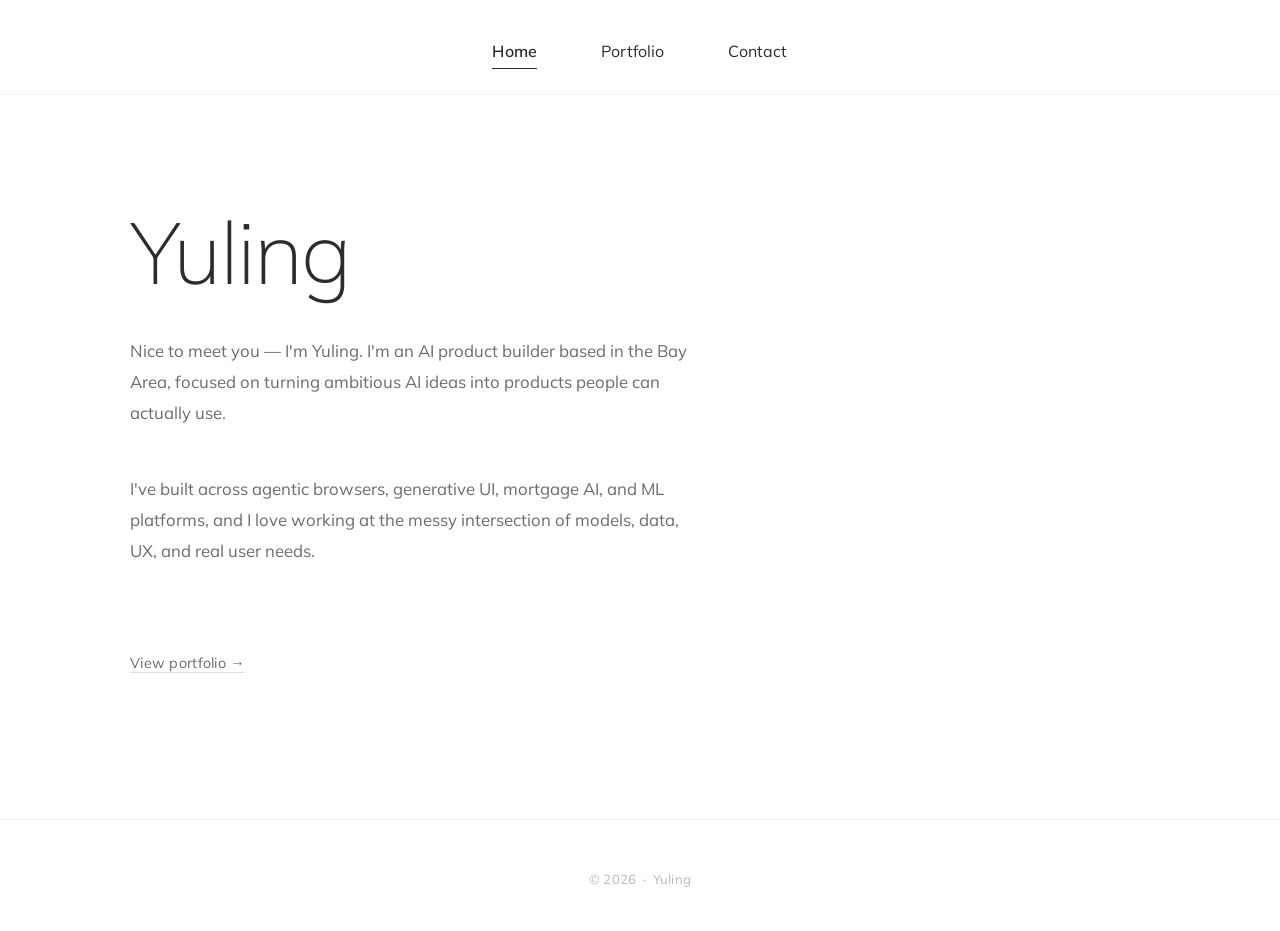
<file: index.html>
<!DOCTYPE html>
<html lang="en">
<head>
  <meta charset="UTF-8">
  <meta name="viewport" content="width=device-width, initial-scale=1.0">
  <title>Yuling</title>
  <link rel="stylesheet" href="assets/style.css">
</head>
<body>

<nav class="topnav">
  <ul>
    <li><a href="./" class="active">Home</a></li>
    <li><a href="portfolio/">Portfolio</a></li>
    <li><a href="contact/">Contact</a></li>
  </ul>
</nav>

<main>
  <section class="home-hero">
    <h1 class="brand">Yuling</h1>
    <p class="intro">Nice to meet you &mdash; I'm Yuling. I'm an AI product builder based in the Bay Area, focused on turning ambitious AI ideas into products people can actually use.</p>
    <p class="intro">I've built across agentic browsers, generative UI, mortgage AI, and ML platforms, and I love working at the messy intersection of models, data, UX, and real user needs.</p>
    <div class="home-meta">
      <a href="portfolio/">View portfolio &rarr;</a>
    </div>
  </section>
</main>

<footer>
  &copy; 2026 &nbsp;&middot;&nbsp; Yuling
</footer>

</body>
</html>
</file>
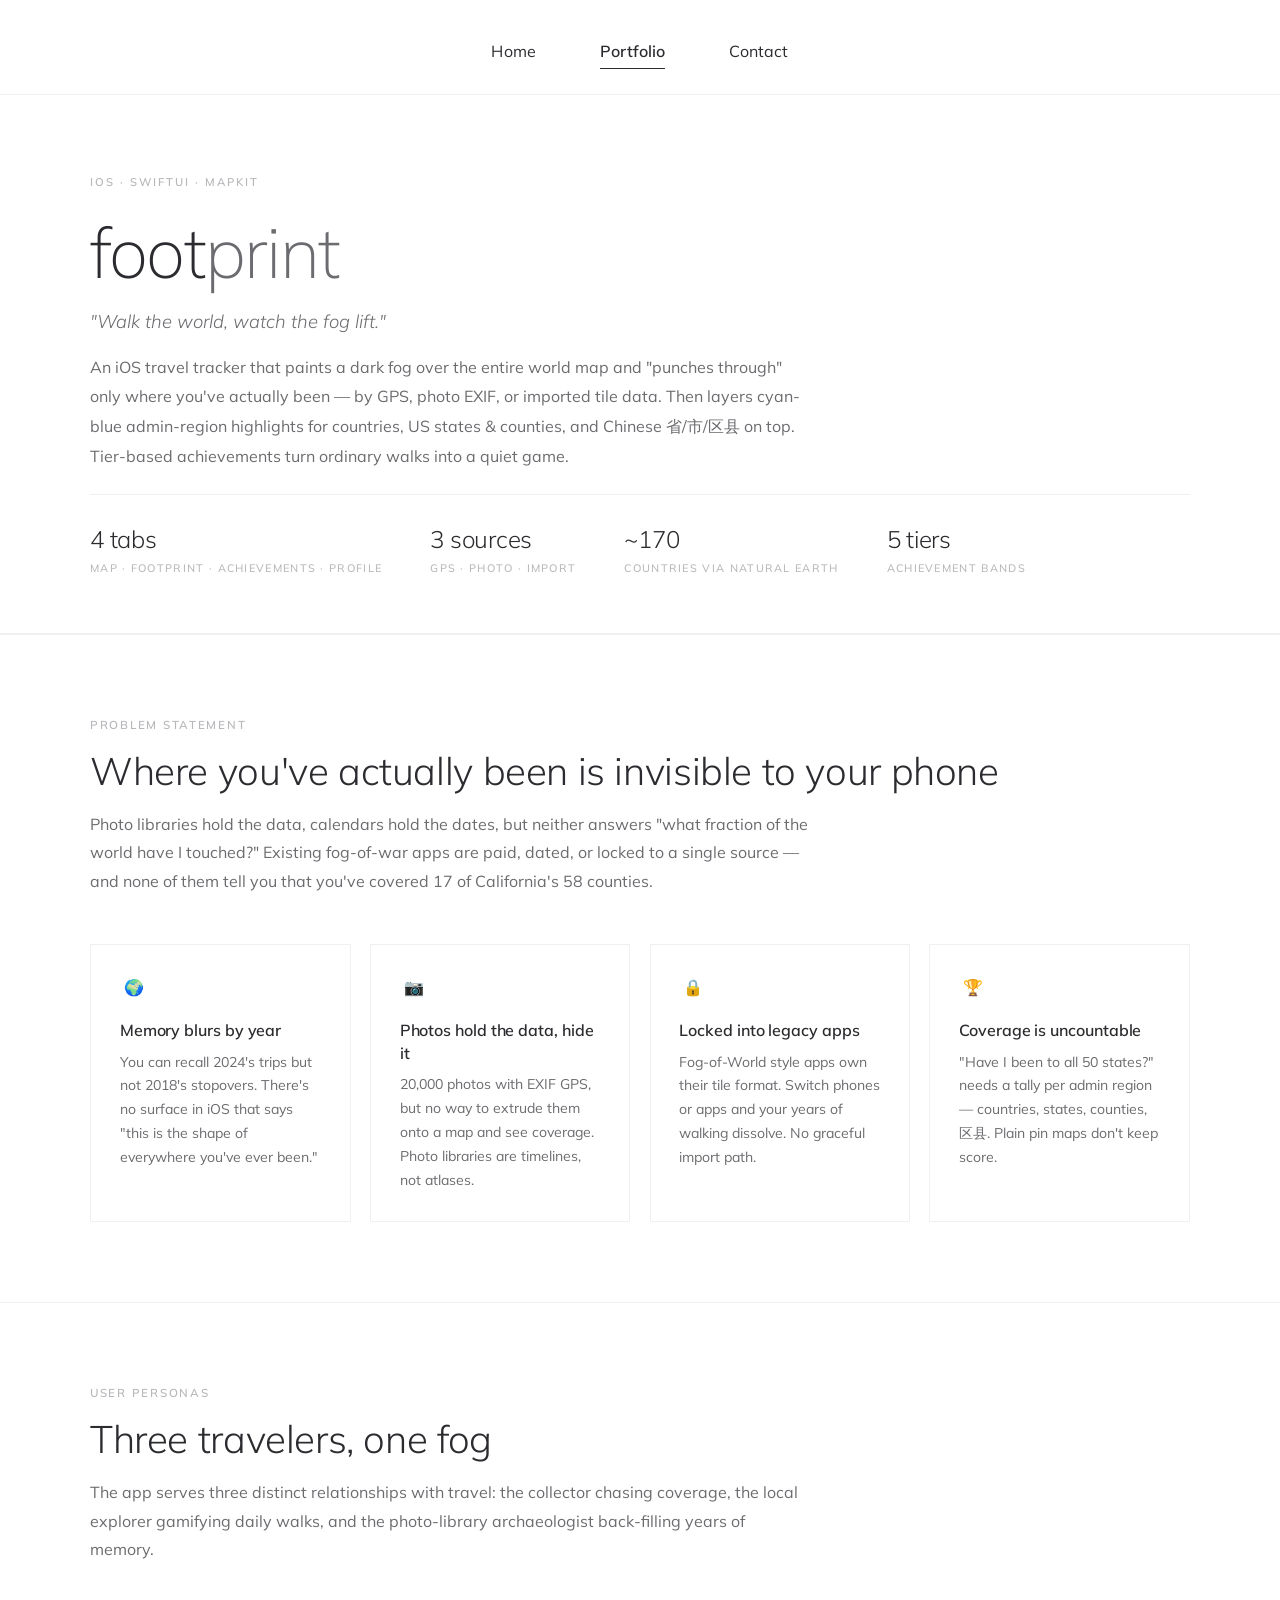
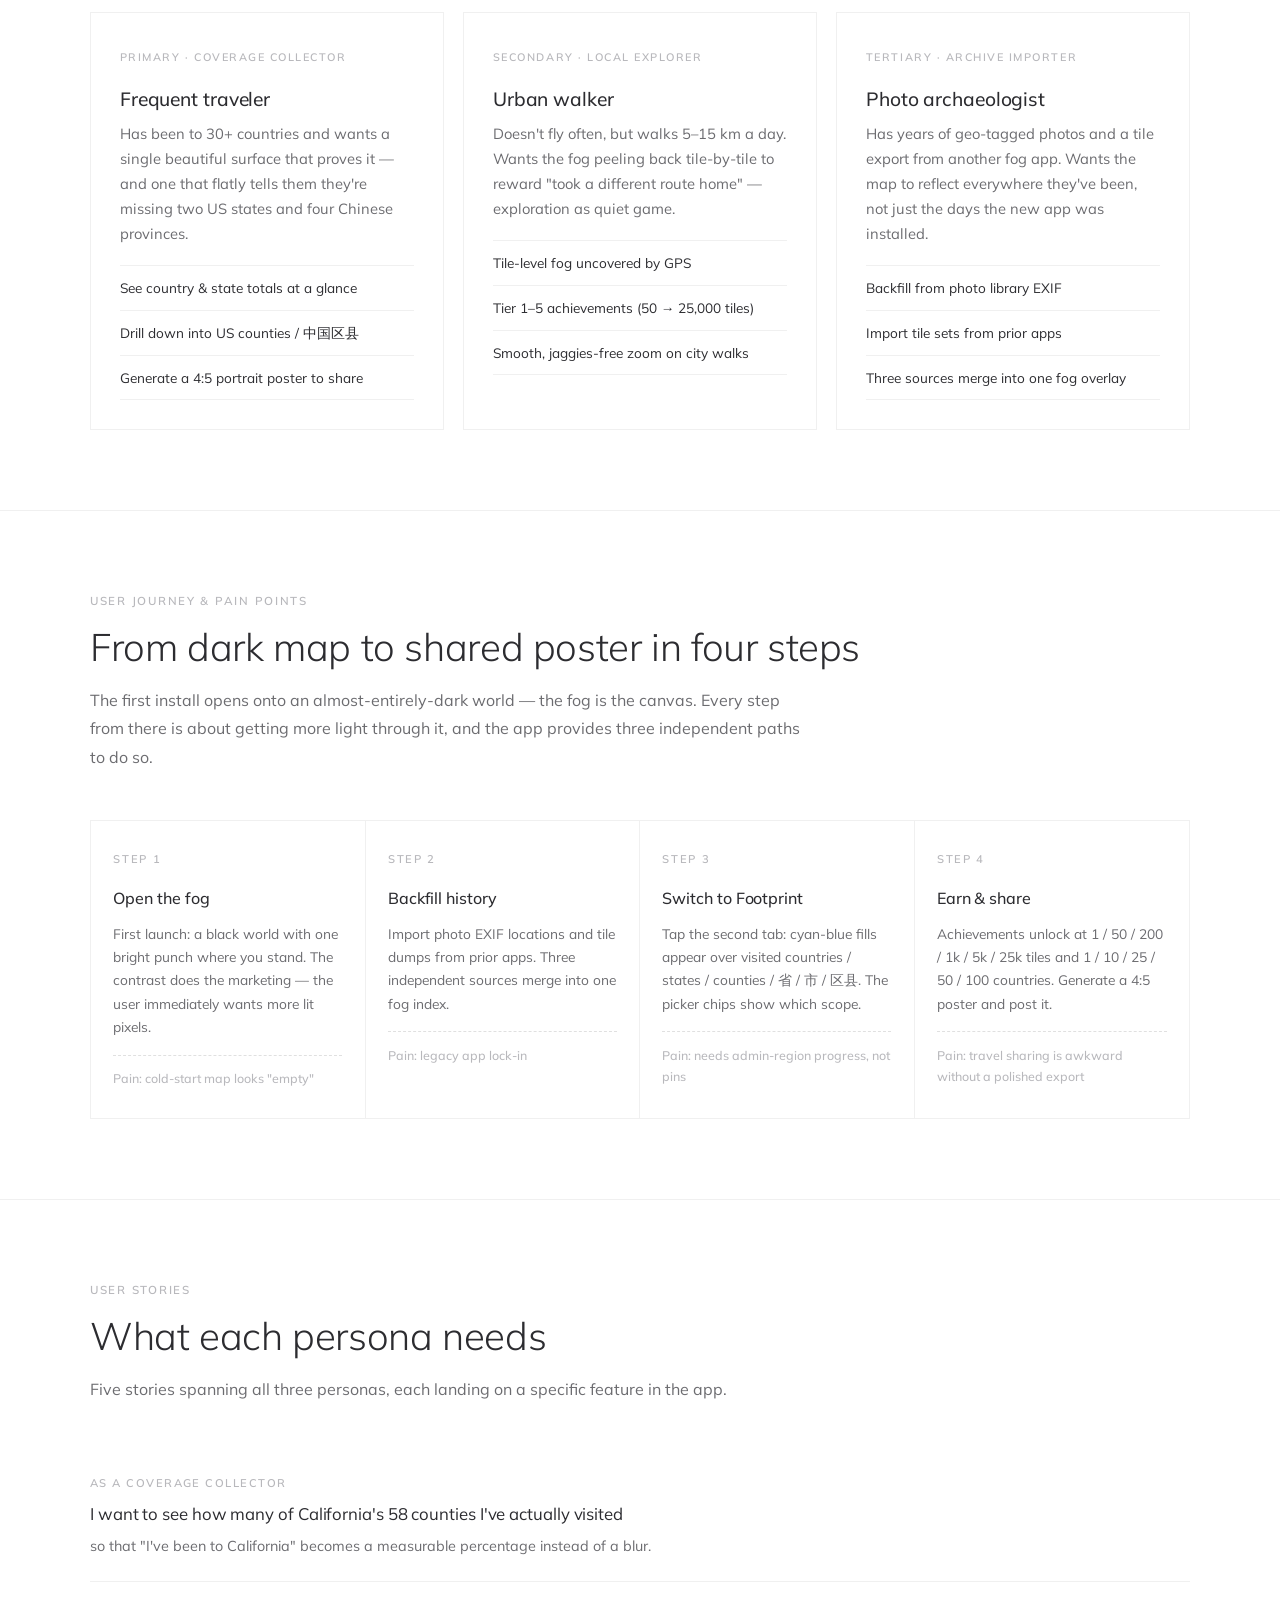
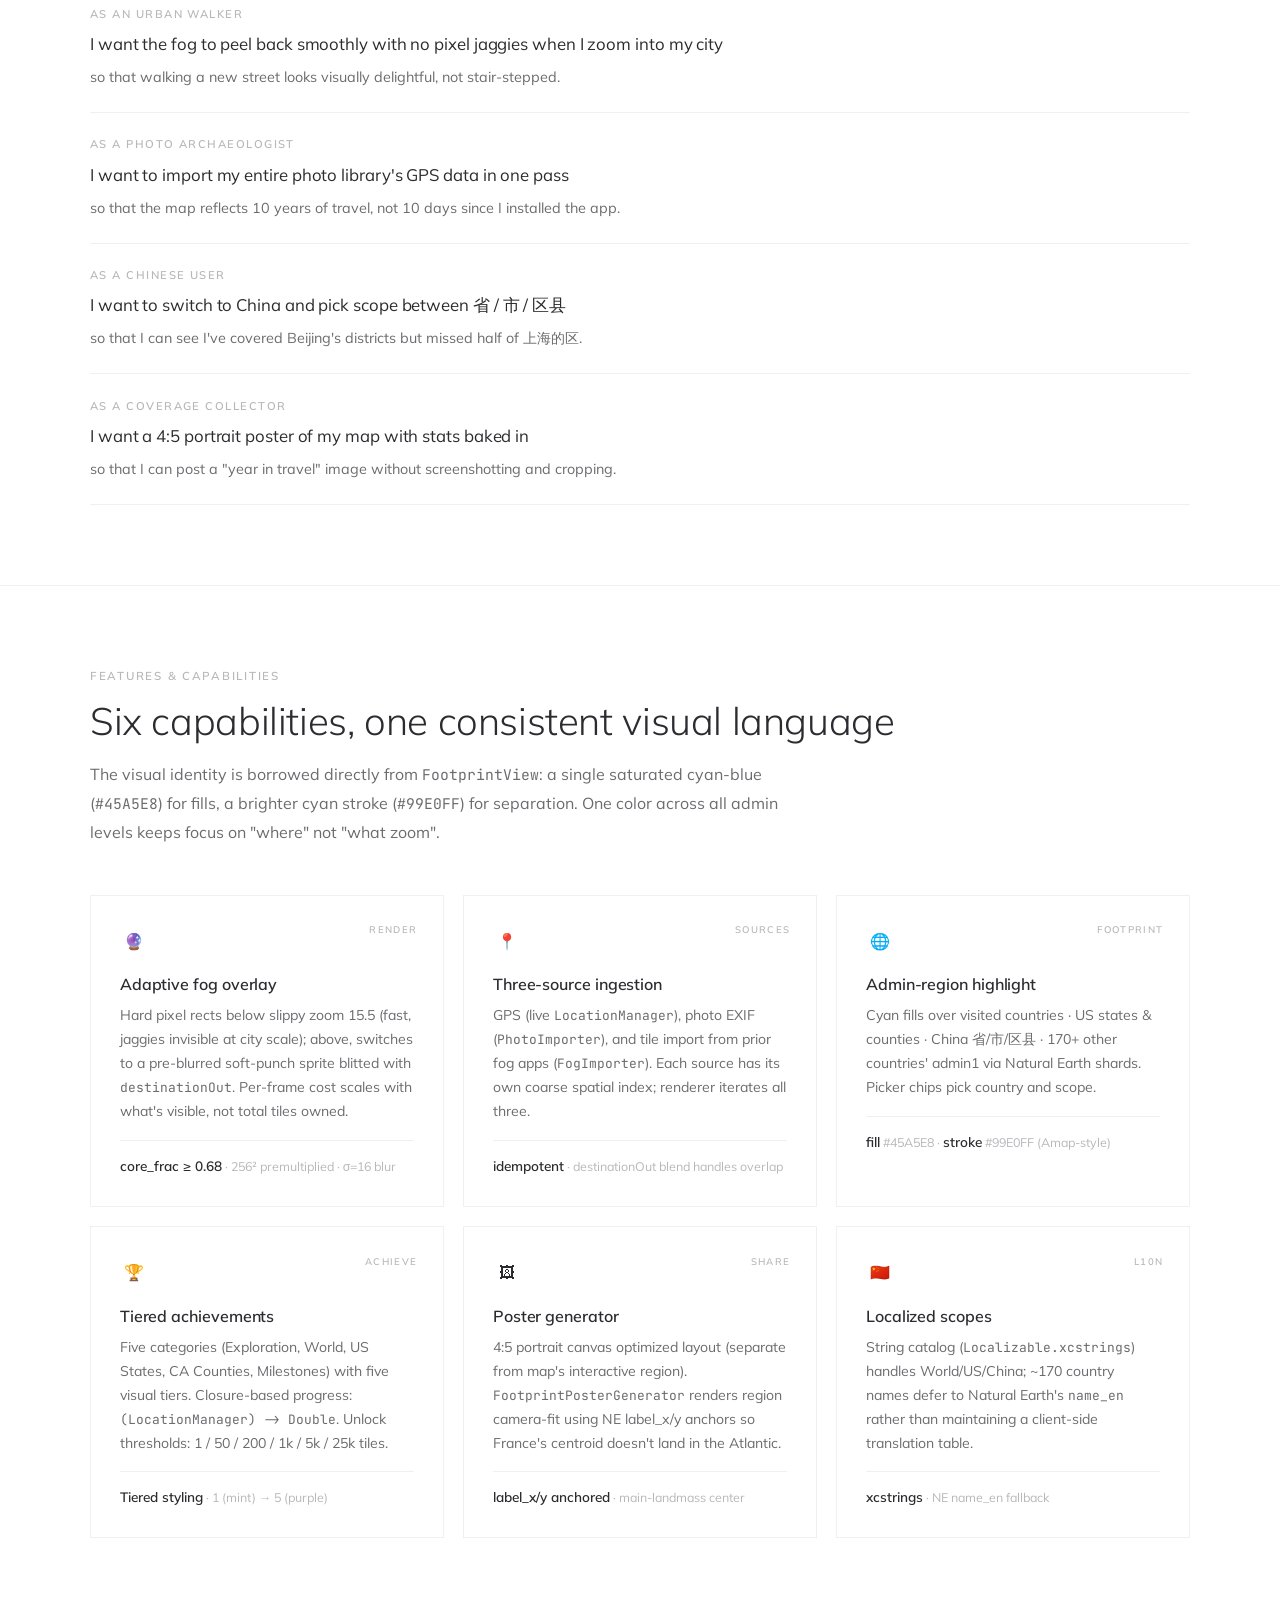
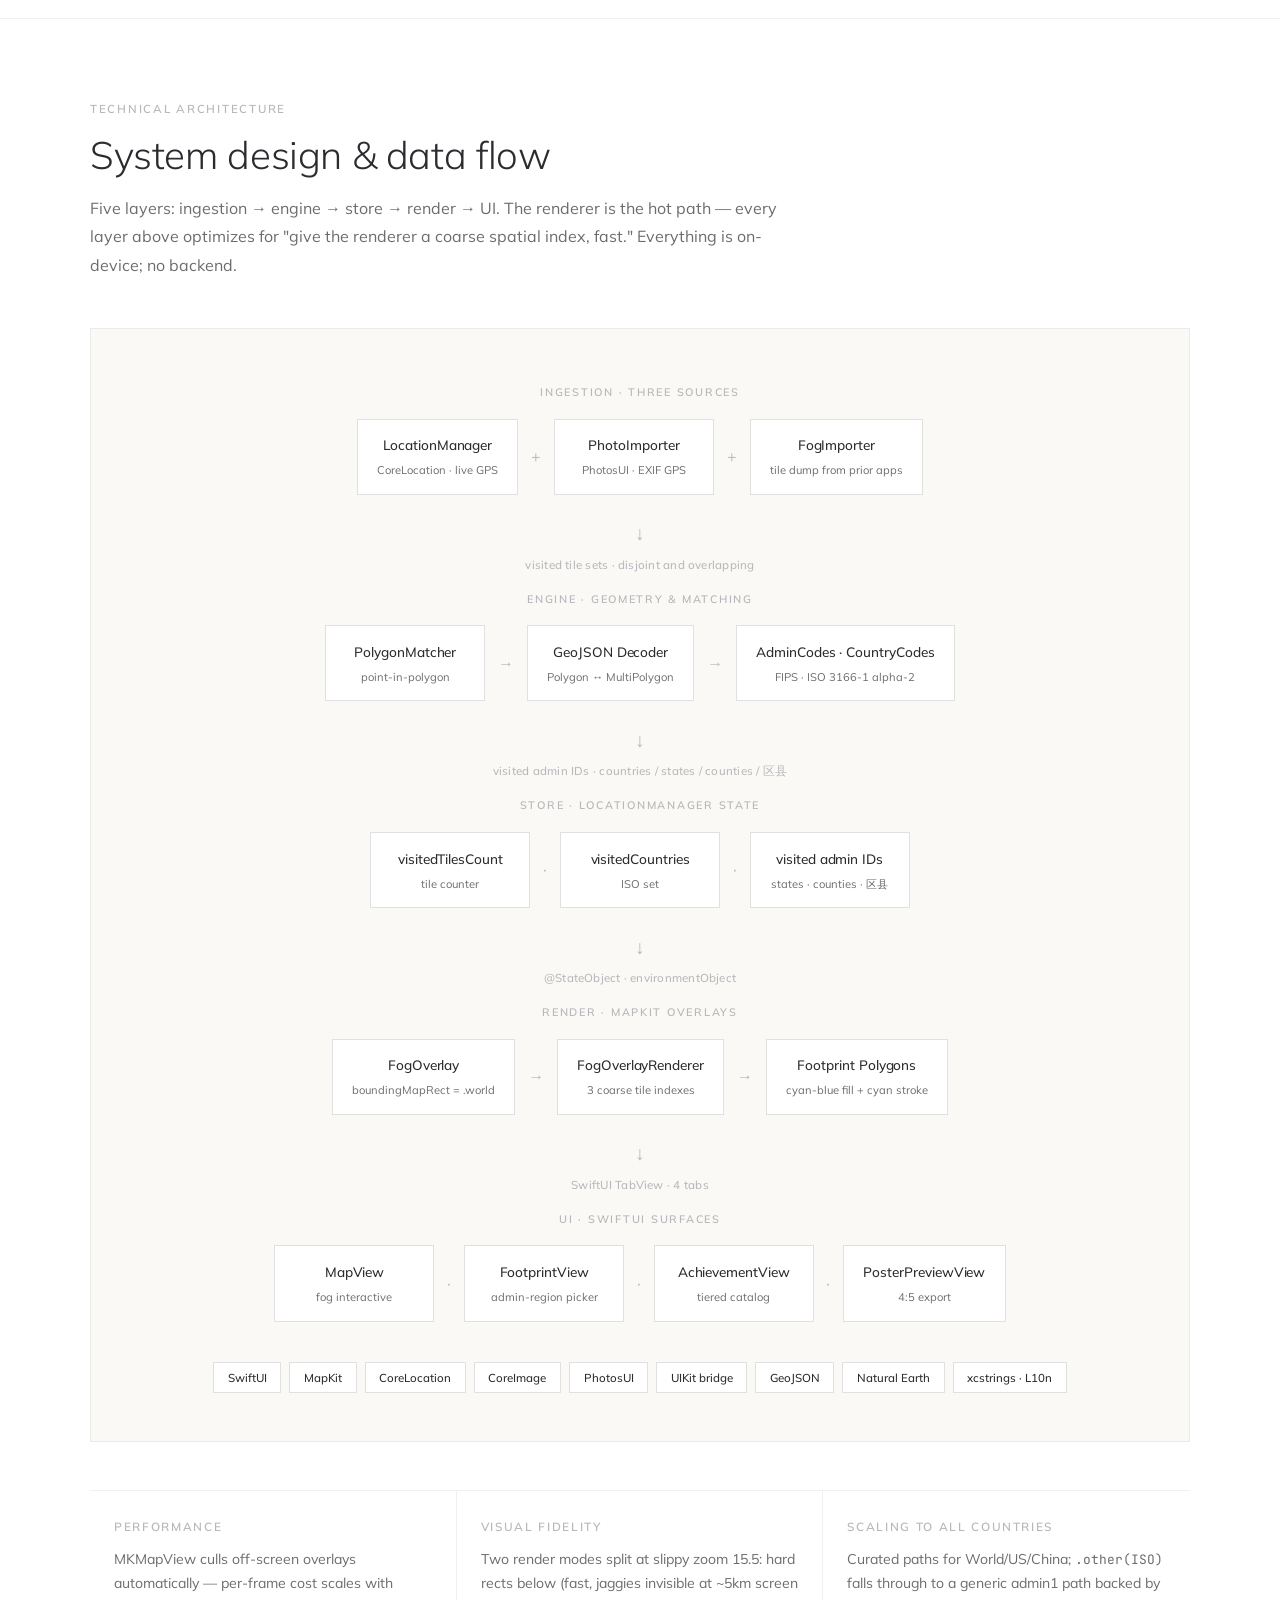
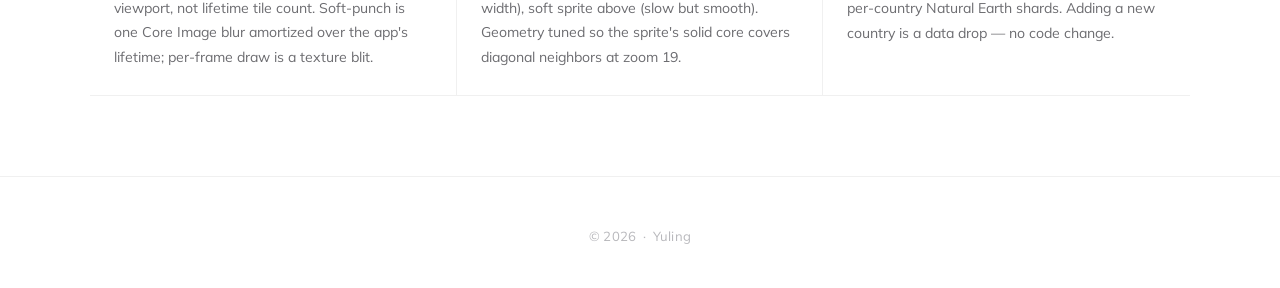
<file: footprint/index.html>
<!DOCTYPE html>
<html lang="en">
<head>
  <meta charset="UTF-8">
  <meta name="viewport" content="width=device-width, initial-scale=1.0">
  <title>Footprint — Product Portfolio</title>
  <link rel="stylesheet" href="../assets/style.css">
</head>
<body>

<nav class="topnav">
  <ul>
    <li><a href="../">Home</a></li>
    <li><a href="../portfolio/" class="active">Portfolio</a></li>
    <li><a href="../contact/">Contact</a></li>
  </ul>
</nav>

<!-- Hero -->
<section class="hero" id="hero">
  <div class="hero-content">
    <div class="hero-badge">iOS · SwiftUI · MapKit</div>
    <h1>foot<span>print</span></h1>
    <p class="hero-tagline">"Walk the world, watch the fog lift."</p>
    <p class="hero-desc">An iOS travel tracker that paints a dark fog over the entire world map and "punches through" only where you've actually been — by GPS, photo EXIF, or imported tile data. Then layers cyan-blue admin-region highlights for countries, US states &amp; counties, and Chinese 省/市/区县 on top. Tier-based achievements turn ordinary walks into a quiet game.</p>
    <div class="hero-stats">
      <div class="hero-stat"><div class="number">4 tabs</div><div class="label">Map · Footprint · Achievements · Profile</div></div>
      <div class="hero-stat"><div class="number">3 sources</div><div class="label">GPS · Photo · Import</div></div>
      <div class="hero-stat"><div class="number">~170</div><div class="label">Countries via Natural Earth</div></div>
      <div class="hero-stat"><div class="number">5 tiers</div><div class="label">Achievement Bands</div></div>
    </div>
  </div>
</section>

<!-- Problem -->
<section style="background:#fff;" id="problem">
  <div class="container">
    <div class="section-label reveal">Problem Statement</div>
    <h2 class="section-title reveal">Where you've actually been is invisible to your phone</h2>
    <p class="section-subtitle reveal">Photo libraries hold the data, calendars hold the dates, but neither answers "what fraction of the world have I touched?" Existing fog-of-war apps are paid, dated, or locked to a single source — and none of them tell you that you've covered 17 of California's 58 counties.</p>
    <div class="cards-grid col-4">
      <div class="card reveal">
        <div class="card-icon icon-blue">&#127757;</div>
        <h3>Memory blurs by year</h3>
        <p>You can recall 2024's trips but not 2018's stopovers. There's no surface in iOS that says "this is the shape of everywhere you've ever been."</p>
      </div>
      <div class="card reveal reveal-delay-1">
        <div class="card-icon icon-orange">&#128247;</div>
        <h3>Photos hold the data, hide it</h3>
        <p>20,000 photos with EXIF GPS, but no way to extrude them onto a map and see coverage. Photo libraries are timelines, not atlases.</p>
      </div>
      <div class="card reveal reveal-delay-2">
        <div class="card-icon icon-purple">&#128274;</div>
        <h3>Locked into legacy apps</h3>
        <p>Fog-of-World style apps own their tile format. Switch phones or apps and your years of walking dissolve. No graceful import path.</p>
      </div>
      <div class="card reveal reveal-delay-3">
        <div class="card-icon icon-red">&#127942;</div>
        <h3>Coverage is uncountable</h3>
        <p>"Have I been to all 50 states?" needs a tally per admin region — countries, states, counties, 区县. Plain pin maps don't keep score.</p>
      </div>
    </div>
  </div>
</section>

<!-- Personas -->
<section id="personas">
  <div class="container">
    <div class="section-label reveal">User Personas</div>
    <h2 class="section-title reveal">Three travelers, one fog</h2>
    <p class="section-subtitle reveal">The app serves three distinct relationships with travel: the collector chasing coverage, the local explorer gamifying daily walks, and the photo-library archaeologist back-filling years of memory.</p>
    <div class="cards-grid col-3">
      <div class="card persona-card persona-primary reveal">
        <span class="persona-tag">Primary · Coverage Collector</span>
        <h3>Frequent traveler</h3>
        <p>Has been to 30+ countries and wants a single beautiful surface that proves it — and one that flatly tells them they're missing two US states and four Chinese provinces.</p>
        <ul class="persona-goals">
          <li>See country &amp; state totals at a glance</li>
          <li>Drill down into US counties / 中国区县</li>
          <li>Generate a 4:5 portrait poster to share</li>
        </ul>
      </div>
      <div class="card persona-card persona-secondary reveal reveal-delay-1">
        <span class="persona-tag">Secondary · Local Explorer</span>
        <h3>Urban walker</h3>
        <p>Doesn't fly often, but walks 5–15 km a day. Wants the fog peeling back tile-by-tile to reward "took a different route home" — exploration as quiet game.</p>
        <ul class="persona-goals">
          <li>Tile-level fog uncovered by GPS</li>
          <li>Tier 1–5 achievements (50 → 25,000 tiles)</li>
          <li>Smooth, jaggies-free zoom on city walks</li>
        </ul>
      </div>
      <div class="card persona-card persona-tertiary reveal reveal-delay-2">
        <span class="persona-tag">Tertiary · Archive Importer</span>
        <h3>Photo archaeologist</h3>
        <p>Has years of geo-tagged photos and a tile export from another fog app. Wants the map to reflect everywhere they've been, not just the days the new app was installed.</p>
        <ul class="persona-goals">
          <li>Backfill from photo library EXIF</li>
          <li>Import tile sets from prior apps</li>
          <li>Three sources merge into one fog overlay</li>
        </ul>
      </div>
    </div>
  </div>
</section>

<!-- Journey -->
<section style="background:#fff;" id="journey">
  <div class="container">
    <div class="section-label reveal">User Journey &amp; Pain Points</div>
    <h2 class="section-title reveal">From dark map to shared poster in four steps</h2>
    <p class="section-subtitle reveal">The first install opens onto an almost-entirely-dark world — the fog is the canvas. Every step from there is about getting more light through it, and the app provides three independent paths to do so.</p>
    <div class="journey-flow reveal">
      <div class="journey-step">
        <div class="journey-num">1</div>
        <h4>Open the fog</h4>
        <p>First launch: a black world with one bright punch where you stand. The contrast does the marketing — the user immediately wants more lit pixels.</p>
        <div class="journey-pain">Pain: cold-start map looks "empty"</div>
      </div>
      <div class="journey-step">
        <div class="journey-num">2</div>
        <h4>Backfill history</h4>
        <p>Import photo EXIF locations and tile dumps from prior apps. Three independent sources merge into one fog index.</p>
        <div class="journey-pain">Pain: legacy app lock-in</div>
      </div>
      <div class="journey-step">
        <div class="journey-num">3</div>
        <h4>Switch to Footprint</h4>
        <p>Tap the second tab: cyan-blue fills appear over visited countries / states / counties / 省 / 市 / 区县. The picker chips show which scope.</p>
        <div class="journey-pain">Pain: needs admin-region progress, not pins</div>
      </div>
      <div class="journey-step">
        <div class="journey-num">4</div>
        <h4>Earn &amp; share</h4>
        <p>Achievements unlock at 1 / 50 / 200 / 1k / 5k / 25k tiles and 1 / 10 / 25 / 50 / 100 countries. Generate a 4:5 poster and post it.</p>
        <div class="journey-pain">Pain: travel sharing is awkward without a polished export</div>
      </div>
    </div>
  </div>
</section>

<!-- Stories -->
<section id="stories">
  <div class="container">
    <div class="section-label reveal">User Stories</div>
    <h2 class="section-title reveal">What each persona needs</h2>
    <p class="section-subtitle reveal">Five stories spanning all three personas, each landing on a specific feature in the app.</p>
    <div class="reveal">
      <div class="story-card">
        <div class="story-as">As a coverage collector</div>
        <div class="story-want">I want to see how many of California's 58 counties I've actually visited</div>
        <div class="story-so">so that "I've been to California" becomes a measurable percentage instead of a blur.</div>
      </div>
      <div class="story-card">
        <div class="story-as">As an urban walker</div>
        <div class="story-want">I want the fog to peel back smoothly with no pixel jaggies when I zoom into my city</div>
        <div class="story-so">so that walking a new street looks visually delightful, not stair-stepped.</div>
      </div>
      <div class="story-card">
        <div class="story-as">As a photo archaeologist</div>
        <div class="story-want">I want to import my entire photo library's GPS data in one pass</div>
        <div class="story-so">so that the map reflects 10 years of travel, not 10 days since I installed the app.</div>
      </div>
      <div class="story-card">
        <div class="story-as">As a Chinese user</div>
        <div class="story-want">I want to switch to China and pick scope between 省 / 市 / 区县</div>
        <div class="story-so">so that I can see I've covered Beijing's districts but missed half of 上海的区.</div>
      </div>
      <div class="story-card">
        <div class="story-as">As a coverage collector</div>
        <div class="story-want">I want a 4:5 portrait poster of my map with stats baked in</div>
        <div class="story-so">so that I can post a "year in travel" image without screenshotting and cropping.</div>
      </div>
    </div>
  </div>
</section>

<!-- Features -->
<section style="background:#fff;" id="features">
  <div class="container">
    <div class="section-label reveal">Features &amp; Capabilities</div>
    <h2 class="section-title reveal">Six capabilities, one consistent visual language</h2>
    <p class="section-subtitle reveal">The visual identity is borrowed directly from <code>FootprintView</code>: a single saturated cyan-blue (<code>#45A5E8</code>) for fills, a brighter cyan stroke (<code>#99E0FF</code>) for separation. One color across all admin levels keeps focus on "where" not "what zoom".</p>
    <div class="cards-grid col-3">
      <div class="card feature-card reveal">
        <span class="feature-badge badge-render">RENDER</span>
        <div class="card-icon icon-purple">&#128302;</div>
        <h3>Adaptive fog overlay</h3>
        <p>Hard pixel rects below slippy zoom 15.5 (fast, jaggies invisible at city scale); above, switches to a pre-blurred soft-punch sprite blitted with <code>destinationOut</code>. Per-frame cost scales with what's visible, not total tiles owned.</p>
        <div class="feature-metric"><strong>core_frac &ge; 0.68</strong> · 256² premultiplied · σ=16 blur</div>
      </div>
      <div class="card feature-card reveal reveal-delay-1">
        <span class="feature-badge badge-data">SOURCES</span>
        <div class="card-icon icon-orange">&#128205;</div>
        <h3>Three-source ingestion</h3>
        <p>GPS (live <code>LocationManager</code>), photo EXIF (<code>PhotoImporter</code>), and tile import from prior fog apps (<code>FogImporter</code>). Each source has its own coarse spatial index; renderer iterates all three.</p>
        <div class="feature-metric"><strong>idempotent</strong> · destinationOut blend handles overlap</div>
      </div>
      <div class="card feature-card reveal reveal-delay-2">
        <span class="feature-badge badge-core">FOOTPRINT</span>
        <div class="card-icon icon-blue">&#127760;</div>
        <h3>Admin-region highlight</h3>
        <p>Cyan fills over visited countries · US states &amp; counties · China 省/市/区县 · 170+ other countries' admin1 via Natural Earth shards. Picker chips pick country and scope.</p>
        <div class="feature-metric"><strong>fill</strong> #45A5E8 · <strong>stroke</strong> #99E0FF (Amap-style)</div>
      </div>
      <div class="card feature-card reveal">
        <span class="feature-badge badge-game">ACHIEVE</span>
        <div class="card-icon icon-green">&#127942;</div>
        <h3>Tiered achievements</h3>
        <p>Five categories (Exploration, World, US States, CA Counties, Milestones) with five visual tiers. Closure-based progress: <code>(LocationManager) -&gt; Double</code>. Unlock thresholds: 1 / 50 / 200 / 1k / 5k / 25k tiles.</p>
        <div class="feature-metric"><strong>Tiered styling</strong> · 1 (mint) → 5 (purple)</div>
      </div>
      <div class="card feature-card reveal reveal-delay-1">
        <span class="feature-badge badge-share">SHARE</span>
        <div class="card-icon icon-red">&#128444;</div>
        <h3>Poster generator</h3>
        <p>4:5 portrait canvas optimized layout (separate from map's interactive region). <code>FootprintPosterGenerator</code> renders region camera-fit using NE label_x/y anchors so France's centroid doesn't land in the Atlantic.</p>
        <div class="feature-metric"><strong>label_x/y anchored</strong> · main-landmass center</div>
      </div>
      <div class="card feature-card reveal reveal-delay-2">
        <span class="feature-badge badge-core">L10N</span>
        <div class="card-icon icon-navy">&#127464;&#127475;</div>
        <h3>Localized scopes</h3>
        <p>String catalog (<code>Localizable.xcstrings</code>) handles World/US/China; ~170 country names defer to Natural Earth's <code>name_en</code> rather than maintaining a client-side translation table.</p>
        <div class="feature-metric"><strong>xcstrings</strong> · NE name_en fallback</div>
      </div>
    </div>
  </div>
</section>

<!-- Architecture -->
<section id="architecture">
  <div class="container">
    <div class="section-label reveal">Technical Architecture</div>
    <h2 class="section-title reveal">System design &amp; data flow</h2>
    <p class="section-subtitle reveal">Five layers: ingestion → engine → store → render → UI. The renderer is the hot path — every layer above optimizes for "give the renderer a coarse spatial index, fast." Everything is on-device; no backend.</p>

    <div class="arch-diagram reveal">
      <div class="arch-layer-label"><span style="color: var(--accent-orange);">Ingestion · Three Sources</span></div>
      <div class="arch-layer">
        <div class="arch-box arch-source">LocationManager<br><small>CoreLocation · live GPS</small></div>
        <div class="arch-connector">+</div>
        <div class="arch-box arch-source">PhotoImporter<br><small>PhotosUI · EXIF GPS</small></div>
        <div class="arch-connector">+</div>
        <div class="arch-box arch-source">FogImporter<br><small>tile dump from prior apps</small></div>
      </div>

      <div class="arch-arrow">&darr;<span class="arch-arrow-label">visited tile sets · disjoint and overlapping</span></div>

      <div class="arch-layer-label"><span style="color: var(--accent-purple);">Engine · Geometry &amp; Matching</span></div>
      <div class="arch-layer">
        <div class="arch-box arch-engine">PolygonMatcher<br><small>point-in-polygon</small></div>
        <div class="arch-connector">&rarr;</div>
        <div class="arch-box arch-engine">GeoJSON Decoder<br><small>Polygon ↔ MultiPolygon</small></div>
        <div class="arch-connector">&rarr;</div>
        <div class="arch-box arch-engine">AdminCodes &middot; CountryCodes<br><small>FIPS · ISO 3166-1 alpha-2</small></div>
      </div>

      <div class="arch-arrow">&darr;<span class="arch-arrow-label">visited admin IDs · countries / states / counties / 区县</span></div>

      <div class="arch-layer-label"><span style="color: var(--accent-green);">Store · LocationManager state</span></div>
      <div class="arch-layer">
        <div class="arch-box arch-store">visitedTilesCount<br><small>tile counter</small></div>
        <div class="arch-connector">&middot;</div>
        <div class="arch-box arch-store">visitedCountries<br><small>ISO set</small></div>
        <div class="arch-connector">&middot;</div>
        <div class="arch-box arch-store">visited admin IDs<br><small>states · counties · 区县</small></div>
      </div>

      <div class="arch-arrow">&darr;<span class="arch-arrow-label">@StateObject · environmentObject</span></div>

      <div class="arch-layer-label"><span style="color: var(--accent-blue);">Render · MapKit Overlays</span></div>
      <div class="arch-layer">
        <div class="arch-box arch-render">FogOverlay<br><small>boundingMapRect = .world</small></div>
        <div class="arch-connector">&rarr;</div>
        <div class="arch-box arch-render">FogOverlayRenderer<br><small>3 coarse tile indexes</small></div>
        <div class="arch-connector">&rarr;</div>
        <div class="arch-box arch-render">Footprint Polygons<br><small>cyan-blue fill + cyan stroke</small></div>
      </div>

      <div class="arch-arrow">&darr;<span class="arch-arrow-label">SwiftUI TabView · 4 tabs</span></div>

      <div class="arch-layer-label"><span style="color: var(--navy);">UI · SwiftUI Surfaces</span></div>
      <div class="arch-layer">
        <div class="arch-box arch-ui">MapView<br><small>fog interactive</small></div>
        <div class="arch-connector">&middot;</div>
        <div class="arch-box arch-ui">FootprintView<br><small>admin-region picker</small></div>
        <div class="arch-connector">&middot;</div>
        <div class="arch-box arch-ui">AchievementView<br><small>tiered catalog</small></div>
        <div class="arch-connector">&middot;</div>
        <div class="arch-box arch-ui">PosterPreviewView<br><small>4:5 export</small></div>
      </div>

      <div class="tech-badges">
        <span class="tech-badge">SwiftUI</span>
        <span class="tech-badge">MapKit</span>
        <span class="tech-badge">CoreLocation</span>
        <span class="tech-badge">CoreImage</span>
        <span class="tech-badge">PhotosUI</span>
        <span class="tech-badge">UIKit bridge</span>
        <span class="tech-badge">GeoJSON</span>
        <span class="tech-badge">Natural Earth</span>
        <span class="tech-badge">xcstrings · L10n</span>
      </div>
    </div>

    <div class="insights-grid">
      <div class="insight-card i-blue reveal">
        <h4>Performance</h4>
        <p>MKMapView culls off-screen overlays automatically — per-frame cost scales with viewport, not lifetime tile count. Soft-punch is one Core Image blur amortized over the app's lifetime; per-frame draw is a texture blit.</p>
      </div>
      <div class="insight-card i-purple reveal reveal-delay-1">
        <h4>Visual fidelity</h4>
        <p>Two render modes split at slippy zoom 15.5: hard rects below (fast, jaggies invisible at ~5km screen width), soft sprite above (slow but smooth). Geometry tuned so the sprite's solid core covers diagonal neighbors at zoom 19.</p>
      </div>
      <div class="insight-card i-green reveal reveal-delay-2">
        <h4>Scaling to all countries</h4>
        <p>Curated paths for World/US/China; <code>.other(ISO)</code> falls through to a generic admin1 path backed by per-country Natural Earth shards. Adding a new country is a data drop — no code change.</p>
      </div>
    </div>
  </div>
</section>

<footer>&copy; 2026 &nbsp;&middot;&nbsp; Yuling</footer>

<script src="../assets/site.js" defer></script>
</body>
</html>
</file>
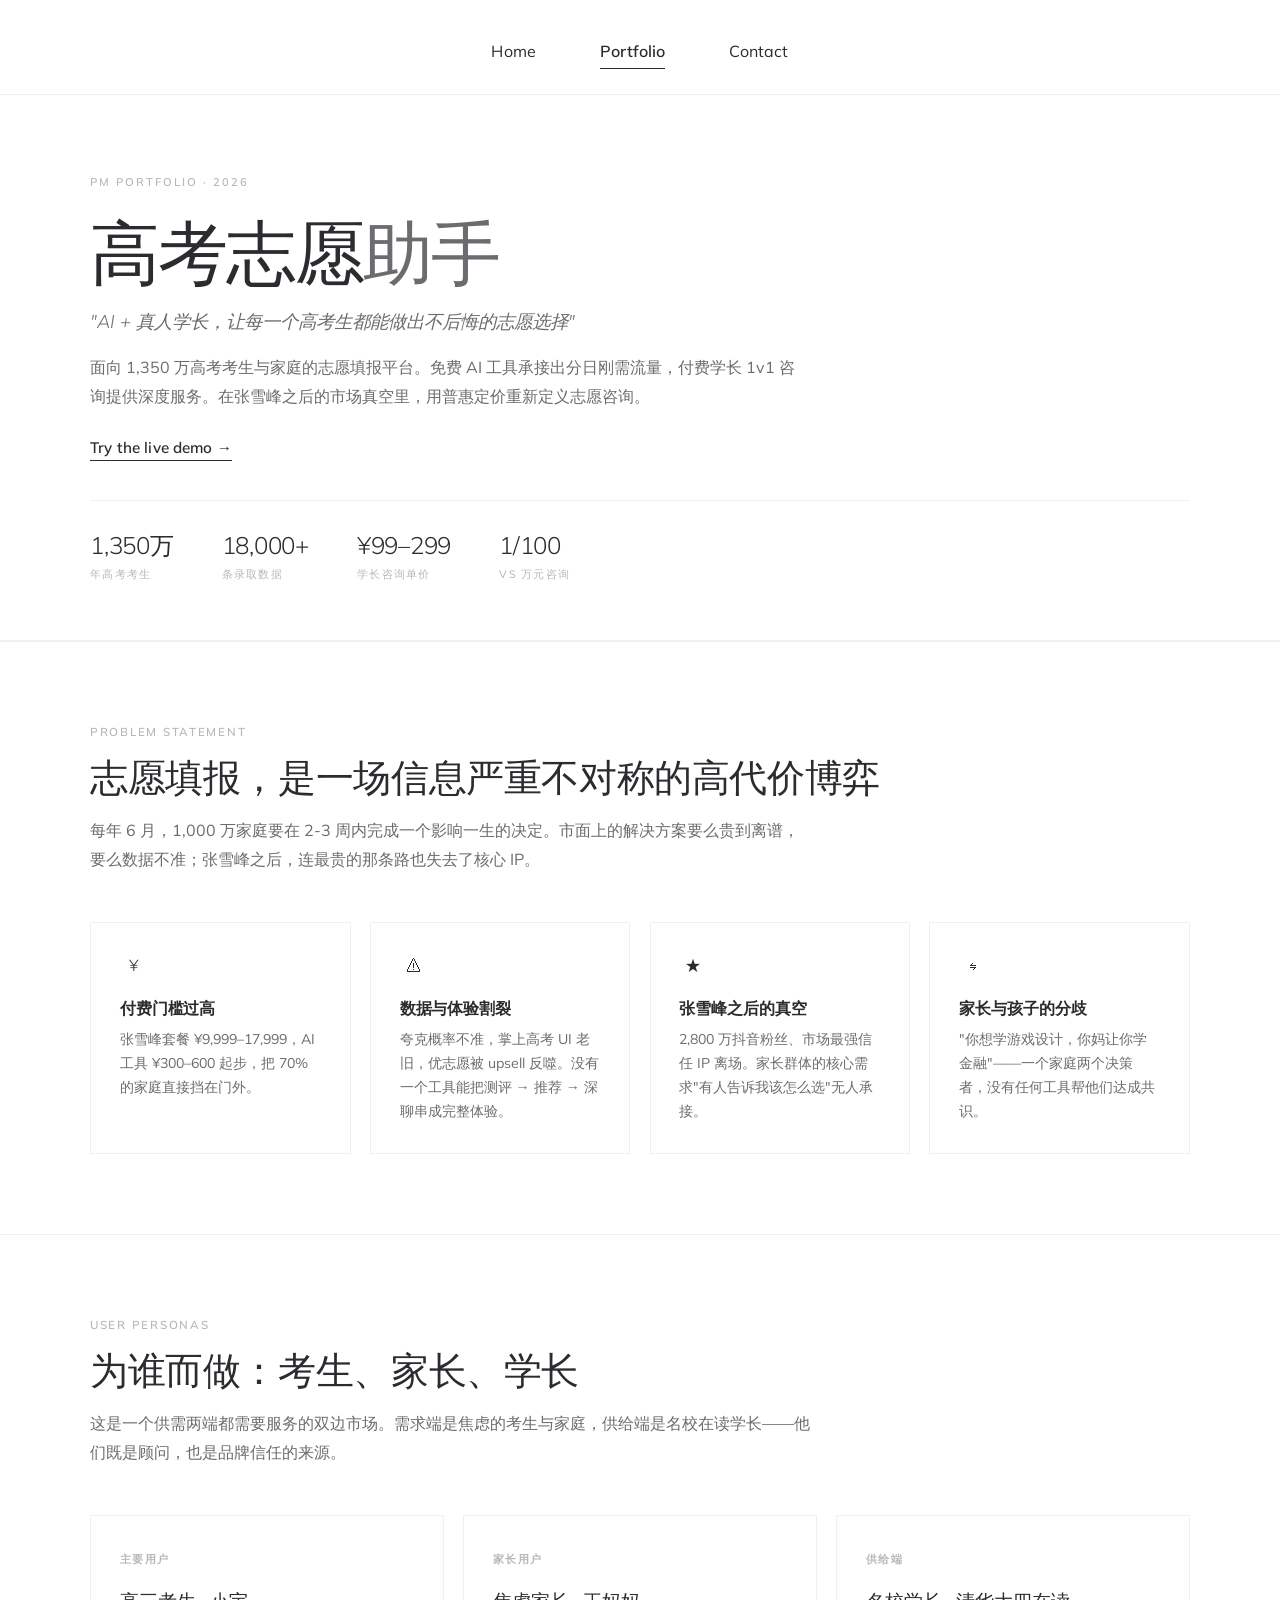
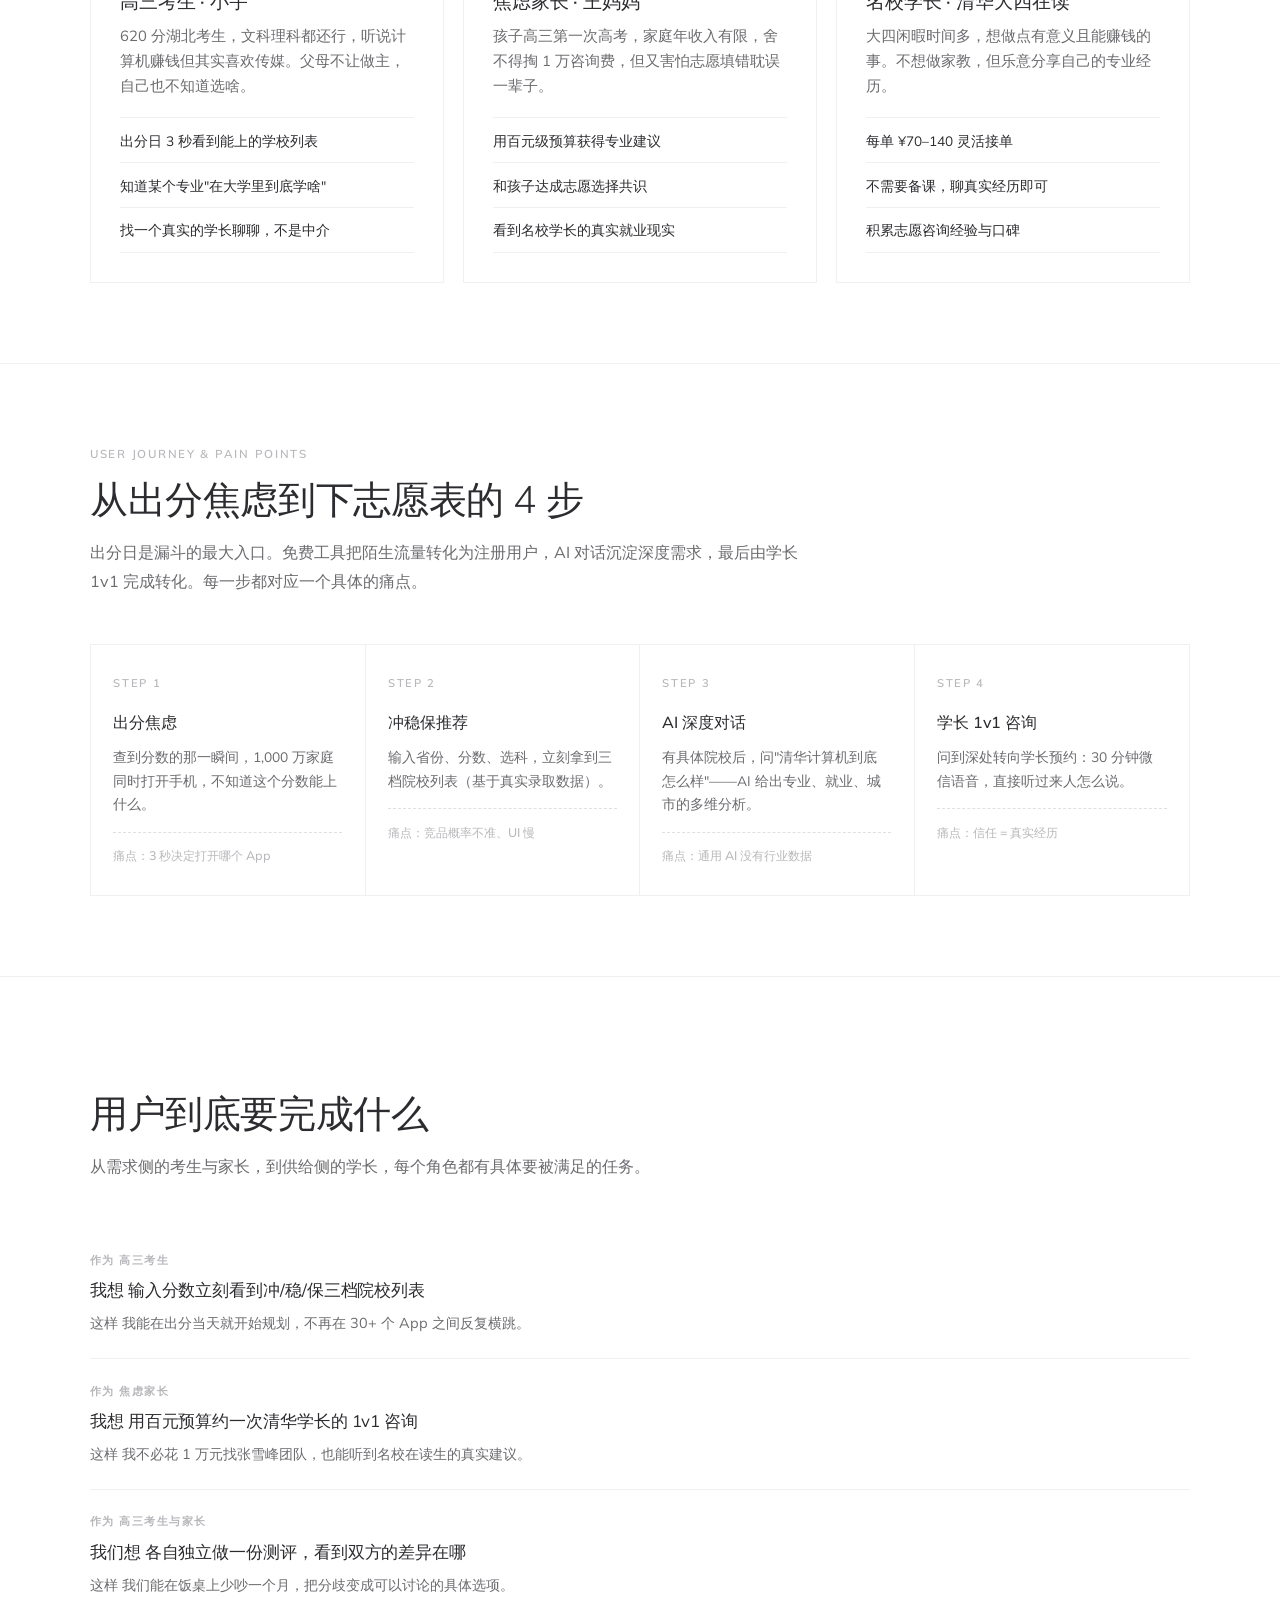
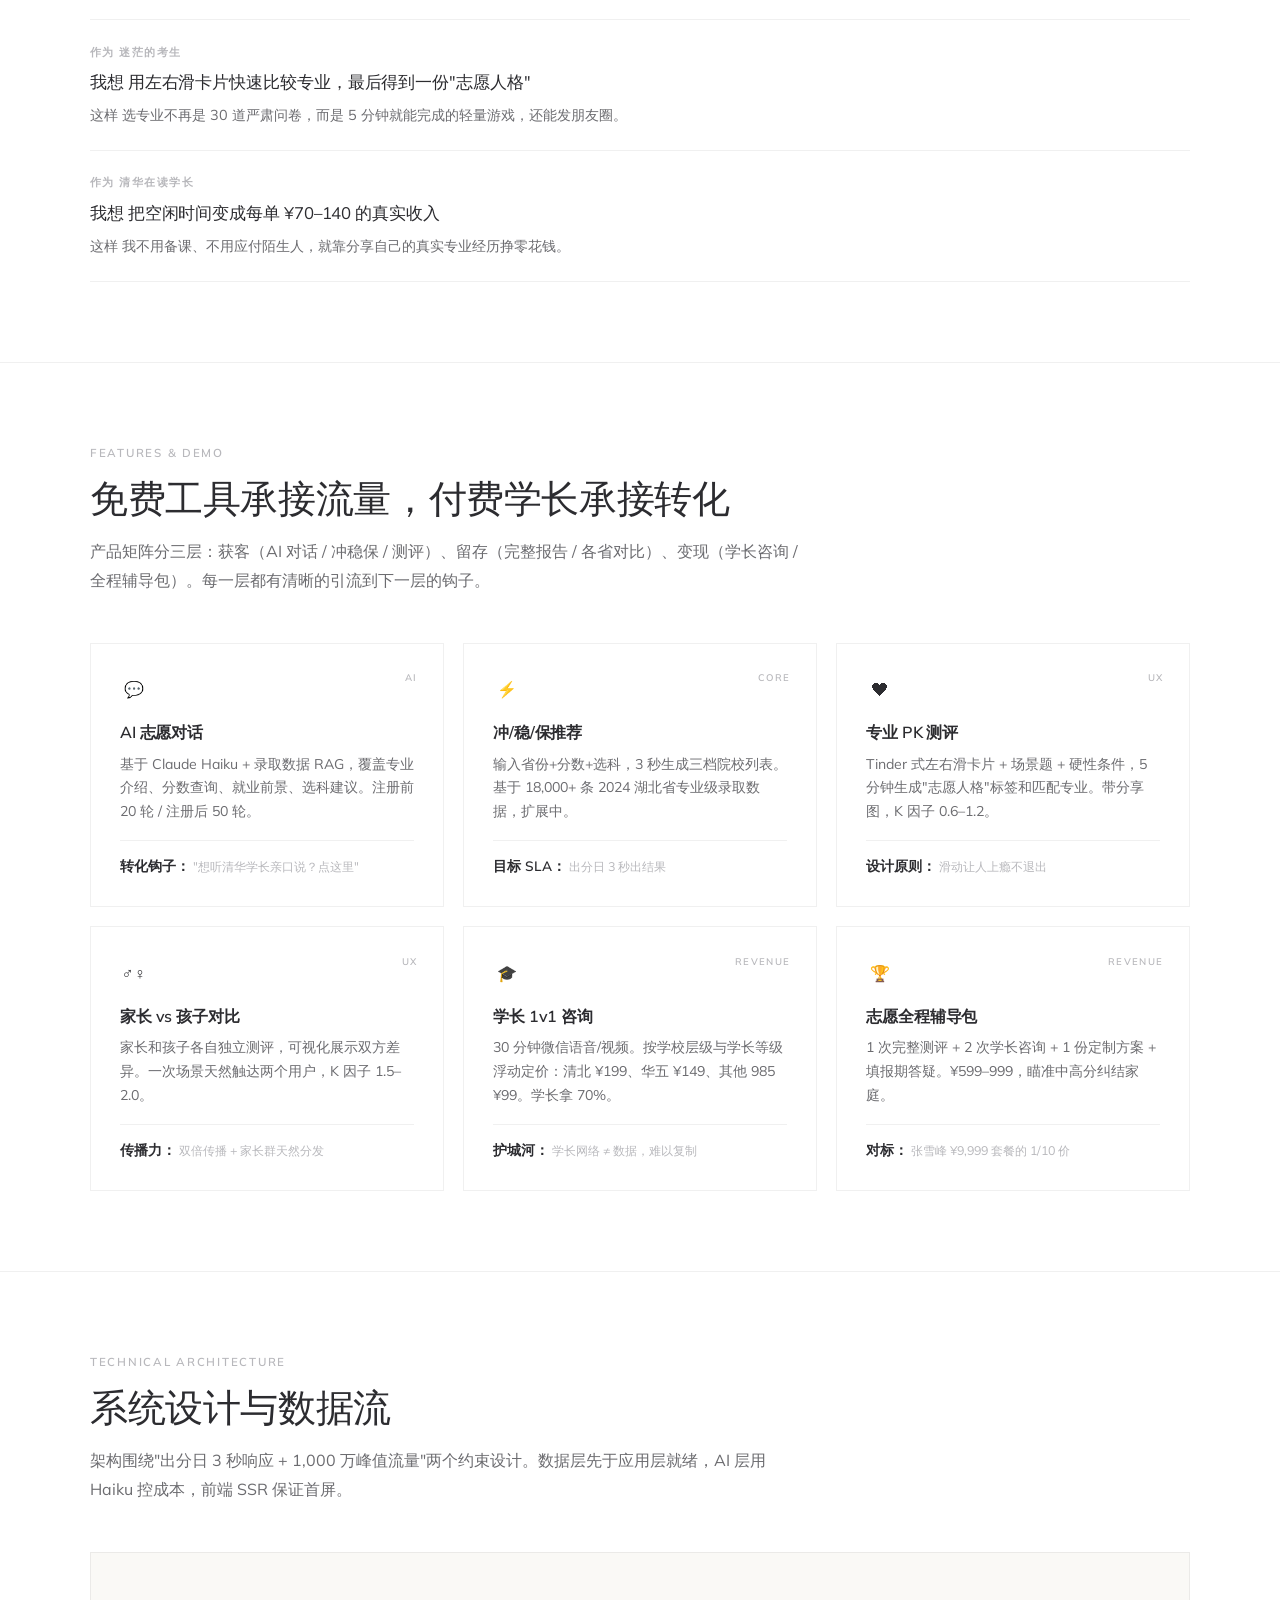
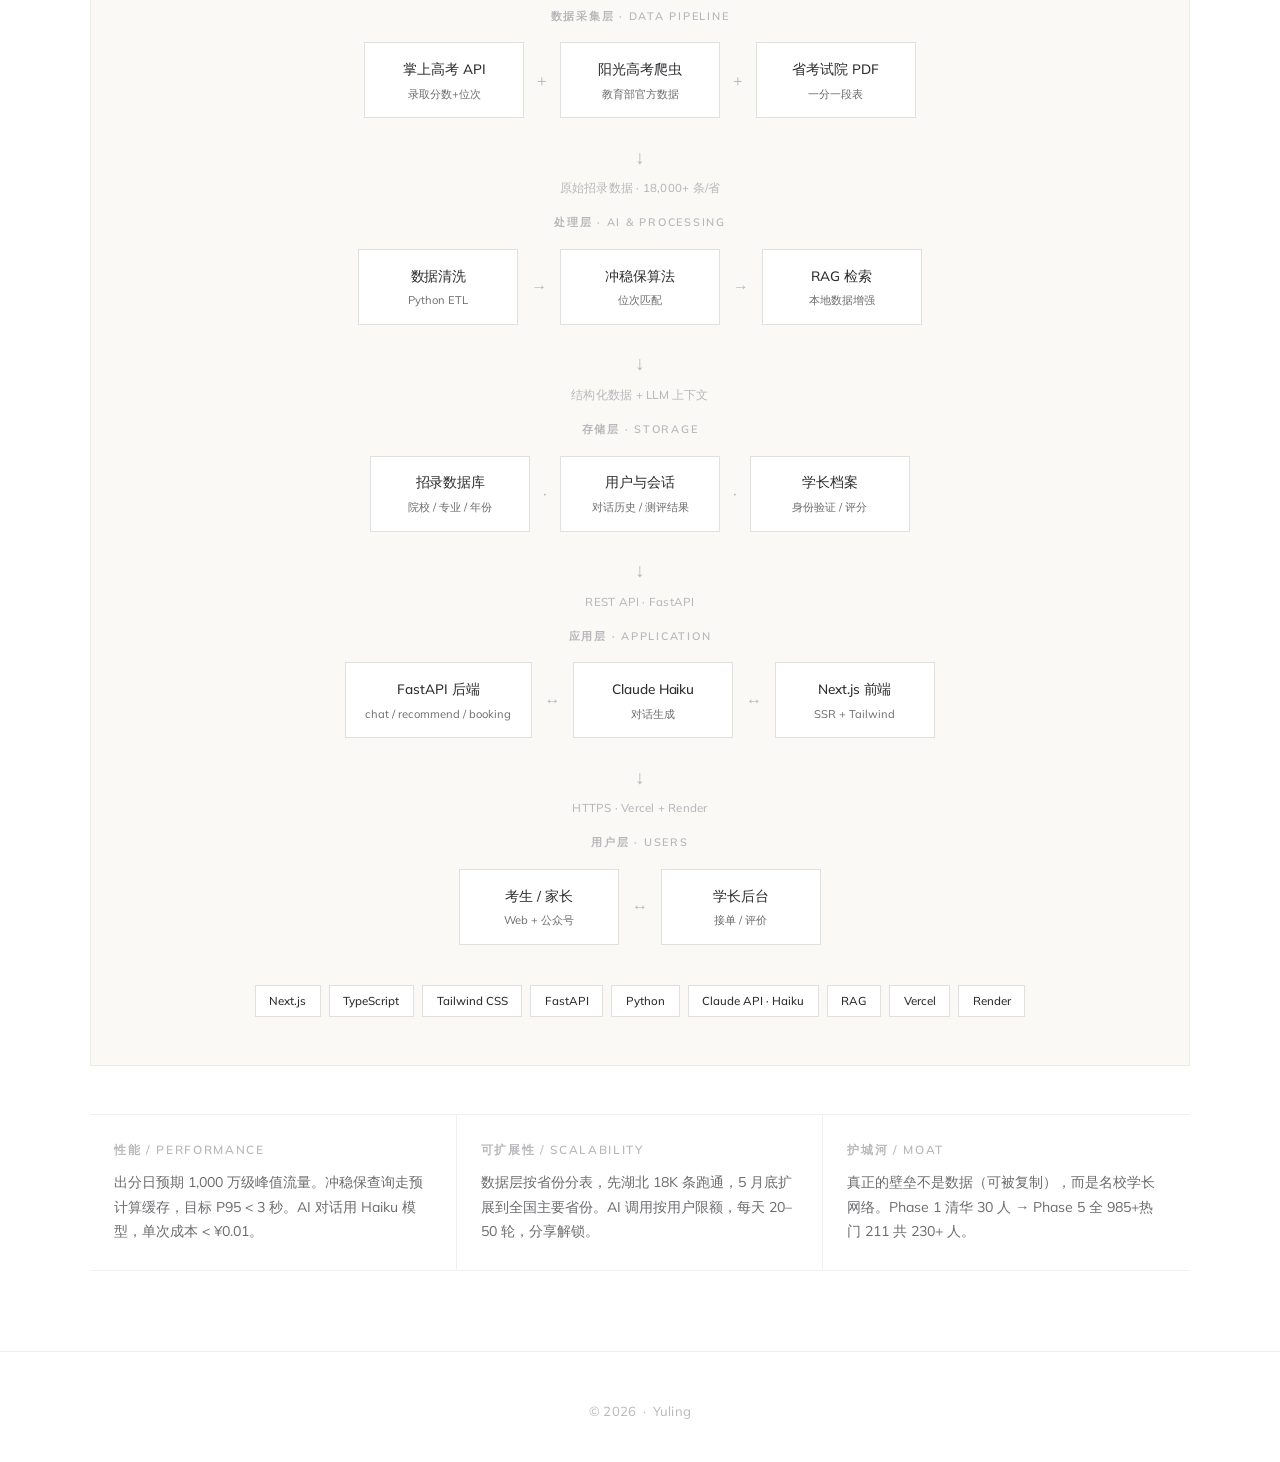
<file: gaokao-zhiyuan/index.html>
<!DOCTYPE html>
<html lang="zh-CN">
<head>
  <meta charset="UTF-8">
  <meta name="viewport" content="width=device-width, initial-scale=1.0">
  <title>高考志愿助手 — Product Portfolio</title>
  <link rel="stylesheet" href="../assets/style.css">
</head>
<body>

<nav class="topnav">
  <ul>
    <li><a href="../">Home</a></li>
    <li><a href="../portfolio/" class="active">Portfolio</a></li>
    <li><a href="../contact/">Contact</a></li>
  </ul>
</nav>

<!-- Hero -->
<section class="hero" id="hero">
  <div class="hero-content">
    <div class="hero-badge">PM Portfolio · 2026</div>
    <h1>高考志愿<span>助手</span></h1>
    <p class="hero-tagline">"AI + 真人学长，让每一个高考生都能做出不后悔的志愿选择"</p>
    <p class="hero-desc">面向 1,350 万高考考生与家庭的志愿填报平台。免费 AI 工具承接出分日刚需流量，付费学长 1v1 咨询提供深度服务。在张雪峰之后的市场真空里，用普惠定价重新定义志愿咨询。</p>
    <p class="hero-link"><a href="https://gaokao-zhiyuan.vercel.app" target="_blank" rel="noopener">Try the live demo &rarr;</a></p>
    <div class="hero-stats">
      <div class="hero-stat"><div class="number">1,350万</div><div class="label">年高考考生</div></div>
      <div class="hero-stat"><div class="number">18,000+</div><div class="label">条录取数据</div></div>
      <div class="hero-stat"><div class="number">¥99–299</div><div class="label">学长咨询单价</div></div>
      <div class="hero-stat"><div class="number">1/100</div><div class="label">vs 万元咨询</div></div>
    </div>
  </div>
</section>

<!-- Problem -->
<section style="background:#fff;" id="problem">
  <div class="container">
    <div class="section-label reveal">Problem Statement</div>
    <h2 class="section-title reveal">志愿填报，是一场信息严重不对称的高代价博弈</h2>
    <p class="section-subtitle reveal">每年 6 月，1,000 万家庭要在 2-3 周内完成一个影响一生的决定。市面上的解决方案要么贵到离谱，要么数据不准；张雪峰之后，连最贵的那条路也失去了核心 IP。</p>
    <div class="cards-grid col-4">
      <div class="card reveal">
        <div class="card-icon icon-red">&#165;</div>
        <h3>付费门槛过高</h3>
        <p>张雪峰套餐 ¥9,999–17,999，AI 工具 ¥300–600 起步，把 70% 的家庭直接挡在门外。</p>
      </div>
      <div class="card reveal reveal-delay-1">
        <div class="card-icon icon-orange">&#9888;</div>
        <h3>数据与体验割裂</h3>
        <p>夸克概率不准，掌上高考 UI 老旧，优志愿被 upsell 反噬。没有一个工具能把测评 → 推荐 → 深聊串成完整体验。</p>
      </div>
      <div class="card reveal reveal-delay-2">
        <div class="card-icon icon-purple">&#9733;</div>
        <h3>张雪峰之后的真空</h3>
        <p>2,800 万抖音粉丝、市场最强信任 IP 离场。家长群体的核心需求"有人告诉我该怎么选"无人承接。</p>
      </div>
      <div class="card reveal reveal-delay-3">
        <div class="card-icon icon-blue">&#8651;</div>
        <h3>家长与孩子的分歧</h3>
        <p>"你想学游戏设计，你妈让你学金融"——一个家庭两个决策者，没有任何工具帮他们达成共识。</p>
      </div>
    </div>
  </div>
</section>

<!-- Personas -->
<section id="personas">
  <div class="container">
    <div class="section-label reveal">User Personas</div>
    <h2 class="section-title reveal">为谁而做：考生、家长、学长</h2>
    <p class="section-subtitle reveal">这是一个供需两端都需要服务的双边市场。需求端是焦虑的考生与家庭，供给端是名校在读学长——他们既是顾问，也是品牌信任的来源。</p>
    <div class="cards-grid col-3">
      <div class="card persona-card persona-primary reveal">
        <span class="persona-tag">主要用户</span>
        <h3>高三考生 · 小宇</h3>
        <p>620 分湖北考生，文科理科都还行，听说计算机赚钱但其实喜欢传媒。父母不让做主，自己也不知道选啥。</p>
        <ul class="persona-goals">
          <li>出分日 3 秒看到能上的学校列表</li>
          <li>知道某个专业"在大学里到底学啥"</li>
          <li>找一个真实的学长聊聊，不是中介</li>
        </ul>
      </div>
      <div class="card persona-card persona-secondary reveal reveal-delay-1">
        <span class="persona-tag">家长用户</span>
        <h3>焦虑家长 · 王妈妈</h3>
        <p>孩子高三第一次高考，家庭年收入有限，舍不得掏 1 万咨询费，但又害怕志愿填错耽误一辈子。</p>
        <ul class="persona-goals">
          <li>用百元级预算获得专业建议</li>
          <li>和孩子达成志愿选择共识</li>
          <li>看到名校学长的真实就业现实</li>
        </ul>
      </div>
      <div class="card persona-card persona-tertiary reveal reveal-delay-2">
        <span class="persona-tag">供给端</span>
        <h3>名校学长 · 清华大四在读</h3>
        <p>大四闲暇时间多，想做点有意义且能赚钱的事。不想做家教，但乐意分享自己的专业经历。</p>
        <ul class="persona-goals">
          <li>每单 ¥70–140 灵活接单</li>
          <li>不需要备课，聊真实经历即可</li>
          <li>积累志愿咨询经验与口碑</li>
        </ul>
      </div>
    </div>
  </div>
</section>

<!-- Journey -->
<section style="background:#fff;" id="journey">
  <div class="container">
    <div class="section-label reveal">User Journey & Pain Points</div>
    <h2 class="section-title reveal">从出分焦虑到下志愿表的 4 步</h2>
    <p class="section-subtitle reveal">出分日是漏斗的最大入口。免费工具把陌生流量转化为注册用户，AI 对话沉淀深度需求，最后由学长 1v1 完成转化。每一步都对应一个具体的痛点。</p>
    <div class="journey-flow reveal">
      <div class="journey-step">
        <div class="journey-num">1</div>
        <h4>出分焦虑</h4>
        <p>查到分数的那一瞬间，1,000 万家庭同时打开手机，不知道这个分数能上什么。</p>
        <div class="journey-pain">痛点：3 秒决定打开哪个 App</div>
      </div>
      <div class="journey-step">
        <div class="journey-num">2</div>
        <h4>冲稳保推荐</h4>
        <p>输入省份、分数、选科，立刻拿到三档院校列表（基于真实录取数据）。</p>
        <div class="journey-pain">痛点：竞品概率不准、UI 慢</div>
      </div>
      <div class="journey-step">
        <div class="journey-num">3</div>
        <h4>AI 深度对话</h4>
        <p>有具体院校后，问"清华计算机到底怎么样"——AI 给出专业、就业、城市的多维分析。</p>
        <div class="journey-pain">痛点：通用 AI 没有行业数据</div>
      </div>
      <div class="journey-step">
        <div class="journey-num">4</div>
        <h4>学长 1v1 咨询</h4>
        <p>问到深处转向学长预约：30 分钟微信语音，直接听过来人怎么说。</p>
        <div class="journey-pain">痛点：信任 = 真实经历</div>
      </div>
    </div>
  </div>
</section>

<!-- Stories -->
<section id="stories">
  <div class="container">
    <div class="section-label reveal">User Stories</div>
    <h2 class="section-title reveal">用户到底要完成什么</h2>
    <p class="section-subtitle reveal">从需求侧的考生与家长，到供给侧的学长，每个角色都有具体要被满足的任务。</p>
    <div class="reveal">
      <div class="story-card">
        <div class="story-as">作为 高三考生</div>
        <div class="story-want">我想 输入分数立刻看到冲/稳/保三档院校列表</div>
        <div class="story-so">这样 我能在出分当天就开始规划，不再在 30+ 个 App 之间反复横跳。</div>
      </div>
      <div class="story-card">
        <div class="story-as">作为 焦虑家长</div>
        <div class="story-want">我想 用百元预算约一次清华学长的 1v1 咨询</div>
        <div class="story-so">这样 我不必花 1 万元找张雪峰团队，也能听到名校在读生的真实建议。</div>
      </div>
      <div class="story-card">
        <div class="story-as">作为 高三考生与家长</div>
        <div class="story-want">我们想 各自独立做一份测评，看到双方的差异在哪</div>
        <div class="story-so">这样 我们能在饭桌上少吵一个月，把分歧变成可以讨论的具体选项。</div>
      </div>
      <div class="story-card">
        <div class="story-as">作为 迷茫的考生</div>
        <div class="story-want">我想 用左右滑卡片快速比较专业，最后得到一份"志愿人格"</div>
        <div class="story-so">这样 选专业不再是 30 道严肃问卷，而是 5 分钟就能完成的轻量游戏，还能发朋友圈。</div>
      </div>
      <div class="story-card">
        <div class="story-as">作为 清华在读学长</div>
        <div class="story-want">我想 把空闲时间变成每单 ¥70–140 的真实收入</div>
        <div class="story-so">这样 我不用备课、不用应付陌生人，就靠分享自己的真实专业经历挣零花钱。</div>
      </div>
    </div>
  </div>
</section>

<!-- Features -->
<section style="background:#fff;" id="features">
  <div class="container">
    <div class="section-label reveal">Features &amp; Demo</div>
    <h2 class="section-title reveal">免费工具承接流量，付费学长承接转化</h2>
    <p class="section-subtitle reveal">产品矩阵分三层：获客（AI 对话 / 冲稳保 / 测评）、留存（完整报告 / 各省对比）、变现（学长咨询 / 全程辅导包）。每一层都有清晰的引流到下一层的钩子。</p>
    <div class="cards-grid col-3">
      <div class="card feature-card reveal">
        <span class="feature-badge badge-ai">AI</span>
        <div class="card-icon icon-purple">&#128172;</div>
        <h3>AI 志愿对话</h3>
        <p>基于 Claude Haiku + 录取数据 RAG，覆盖专业介绍、分数查询、就业前景、选科建议。注册前 20 轮 / 注册后 50 轮。</p>
        <div class="feature-metric"><strong>转化钩子：</strong> "想听清华学长亲口说？点这里"</div>
      </div>
      <div class="card feature-card reveal reveal-delay-1">
        <span class="feature-badge badge-core">CORE</span>
        <div class="card-icon icon-red">&#9889;</div>
        <h3>冲/稳/保推荐</h3>
        <p>输入省份+分数+选科，3 秒生成三档院校列表。基于 18,000+ 条 2024 湖北省专业级录取数据，扩展中。</p>
        <div class="feature-metric"><strong>目标 SLA：</strong> 出分日 3 秒出结果</div>
      </div>
      <div class="card feature-card reveal reveal-delay-2">
        <span class="feature-badge badge-ux">UX</span>
        <div class="card-icon icon-orange">&#10084;</div>
        <h3>专业 PK 测评</h3>
        <p>Tinder 式左右滑卡片 + 场景题 + 硬性条件，5 分钟生成"志愿人格"标签和匹配专业。带分享图，K 因子 0.6–1.2。</p>
        <div class="feature-metric"><strong>设计原则：</strong> 滑动让人上瘾不退出</div>
      </div>
      <div class="card feature-card reveal">
        <span class="feature-badge badge-ux">UX</span>
        <div class="card-icon icon-blue">&#9794;&#9792;</div>
        <h3>家长 vs 孩子对比</h3>
        <p>家长和孩子各自独立测评，可视化展示双方差异。一次场景天然触达两个用户，K 因子 1.5–2.0。</p>
        <div class="feature-metric"><strong>传播力：</strong> 双倍传播 + 家长群天然分发</div>
      </div>
      <div class="card feature-card reveal reveal-delay-1">
        <span class="feature-badge badge-rev">REVENUE</span>
        <div class="card-icon icon-green">&#127891;</div>
        <h3>学长 1v1 咨询</h3>
        <p>30 分钟微信语音/视频。按学校层级与学长等级浮动定价：清北 ¥199、华五 ¥149、其他 985 ¥99。学长拿 70%。</p>
        <div class="feature-metric"><strong>护城河：</strong> 学长网络 ≠ 数据，难以复制</div>
      </div>
      <div class="card feature-card reveal reveal-delay-2">
        <span class="feature-badge badge-rev">REVENUE</span>
        <div class="card-icon icon-purple">&#127942;</div>
        <h3>志愿全程辅导包</h3>
        <p>1 次完整测评 + 2 次学长咨询 + 1 份定制方案 + 填报期答疑。¥599–999，瞄准中高分纠结家庭。</p>
        <div class="feature-metric"><strong>对标：</strong> 张雪峰 ¥9,999 套餐的 1/10 价</div>
      </div>
    </div>
  </div>
</section>

<!-- Architecture -->
<section id="architecture">
  <div class="container">
    <div class="section-label reveal">Technical Architecture</div>
    <h2 class="section-title reveal">系统设计与数据流</h2>
    <p class="section-subtitle reveal">架构围绕"出分日 3 秒响应 + 1,000 万峰值流量"两个约束设计。数据层先于应用层就绪，AI 层用 Haiku 控成本，前端 SSR 保证首屏。</p>

    <div class="arch-diagram reveal">
      <div class="arch-layer-label"><span style="color: var(--accent-orange);">数据采集层 · Data Pipeline</span></div>
      <div class="arch-layer">
        <div class="arch-box arch-scraper">掌上高考 API<br><small>录取分数+位次</small></div>
        <div class="arch-connector">+</div>
        <div class="arch-box arch-scraper">阳光高考爬虫<br><small>教育部官方数据</small></div>
        <div class="arch-connector">+</div>
        <div class="arch-box arch-scraper">省考试院 PDF<br><small>一分一段表</small></div>
      </div>

      <div class="arch-arrow">&darr;<span class="arch-arrow-label">原始招录数据 · 18,000+ 条/省</span></div>

      <div class="arch-layer-label"><span style="color: var(--accent-purple);">处理层 · AI &amp; Processing</span></div>
      <div class="arch-layer">
        <div class="arch-box arch-ai">数据清洗<br><small>Python ETL</small></div>
        <div class="arch-connector">&rarr;</div>
        <div class="arch-box arch-ai">冲稳保算法<br><small>位次匹配</small></div>
        <div class="arch-connector">&rarr;</div>
        <div class="arch-box arch-ai">RAG 检索<br><small>本地数据增强</small></div>
      </div>

      <div class="arch-arrow">&darr;<span class="arch-arrow-label">结构化数据 + LLM 上下文</span></div>

      <div class="arch-layer-label"><span style="color: var(--accent-green);">存储层 · Storage</span></div>
      <div class="arch-layer">
        <div class="arch-box arch-db">招录数据库<br><small>院校 / 专业 / 年份</small></div>
        <div class="arch-connector">&middot;</div>
        <div class="arch-box arch-db">用户与会话<br><small>对话历史 / 测评结果</small></div>
        <div class="arch-connector">&middot;</div>
        <div class="arch-box arch-db">学长档案<br><small>身份验证 / 评分</small></div>
      </div>

      <div class="arch-arrow">&darr;<span class="arch-arrow-label">REST API · FastAPI</span></div>

      <div class="arch-layer-label"><span style="color: var(--accent-blue);">应用层 · Application</span></div>
      <div class="arch-layer">
        <div class="arch-box arch-app">FastAPI 后端<br><small>chat / recommend / booking</small></div>
        <div class="arch-connector">&harr;</div>
        <div class="arch-box arch-app">Claude Haiku<br><small>对话生成</small></div>
        <div class="arch-connector">&harr;</div>
        <div class="arch-box arch-app">Next.js 前端<br><small>SSR + Tailwind</small></div>
      </div>

      <div class="arch-arrow">&darr;<span class="arch-arrow-label">HTTPS · Vercel + Render</span></div>

      <div class="arch-layer-label"><span style="color: var(--navy);">用户层 · Users</span></div>
      <div class="arch-layer">
        <div class="arch-box arch-user">考生 / 家长<br><small>Web + 公众号</small></div>
        <div class="arch-connector">&harr;</div>
        <div class="arch-box arch-user">学长后台<br><small>接单 / 评价</small></div>
      </div>

      <div class="tech-badges">
        <span class="tech-badge">Next.js</span>
        <span class="tech-badge">TypeScript</span>
        <span class="tech-badge">Tailwind CSS</span>
        <span class="tech-badge">FastAPI</span>
        <span class="tech-badge">Python</span>
        <span class="tech-badge">Claude API · Haiku</span>
        <span class="tech-badge">RAG</span>
        <span class="tech-badge">Vercel</span>
        <span class="tech-badge">Render</span>
      </div>
    </div>

    <div class="insights-grid">
      <div class="insight-card i-coral reveal">
        <h4>性能 / Performance</h4>
        <p>出分日预期 1,000 万级峰值流量。冲稳保查询走预计算缓存，目标 P95 &lt; 3 秒。AI 对话用 Haiku 模型，单次成本 &lt; ¥0.01。</p>
      </div>
      <div class="insight-card i-blue reveal reveal-delay-1">
        <h4>可扩展性 / Scalability</h4>
        <p>数据层按省份分表，先湖北 18K 条跑通，5 月底扩展到全国主要省份。AI 调用按用户限额，每天 20–50 轮，分享解锁。</p>
      </div>
      <div class="insight-card i-green reveal reveal-delay-2">
        <h4>护城河 / Moat</h4>
        <p>真正的壁垒不是数据（可被复制），而是名校学长网络。Phase 1 清华 30 人 → Phase 5 全 985+热门 211 共 230+ 人。</p>
      </div>
    </div>
  </div>
</section>

<footer>&copy; 2026 &nbsp;&middot;&nbsp; Yuling</footer>

<script src="../assets/site.js" defer></script>
</body>
</html>
</file>
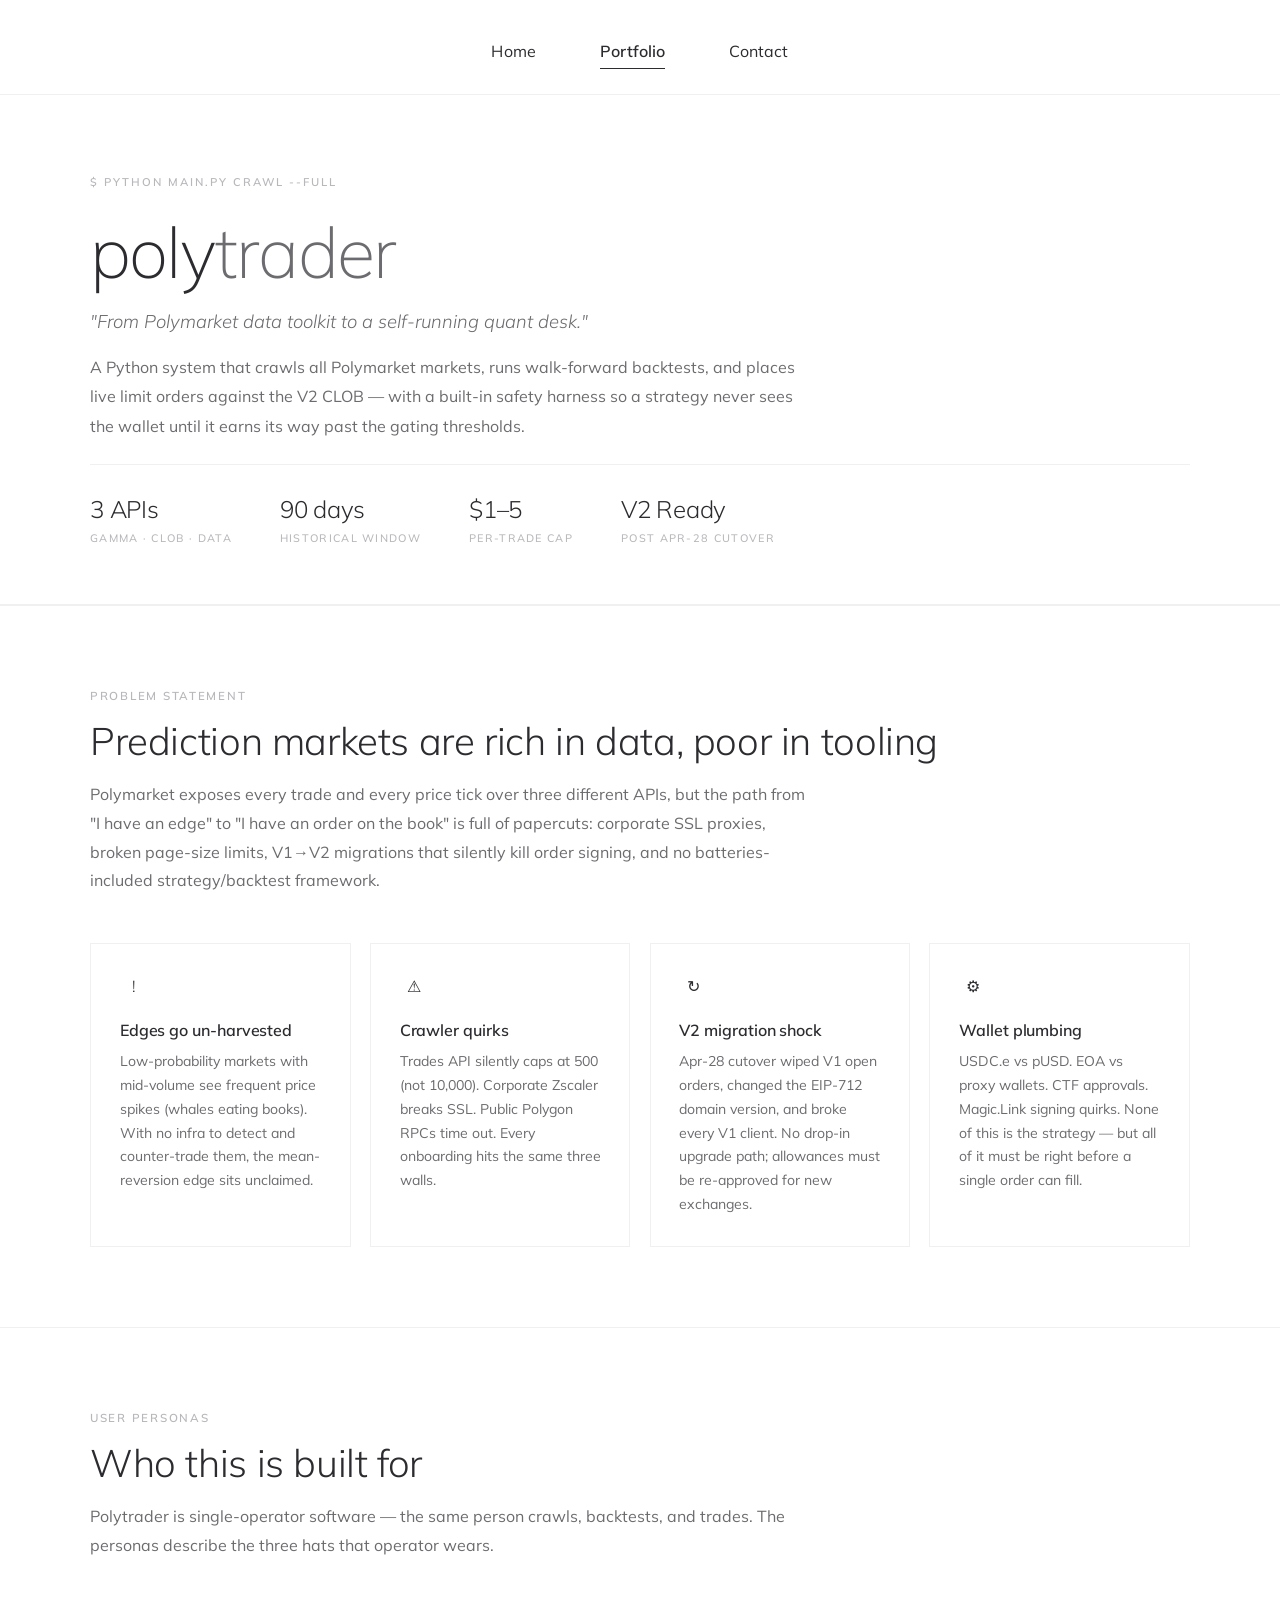
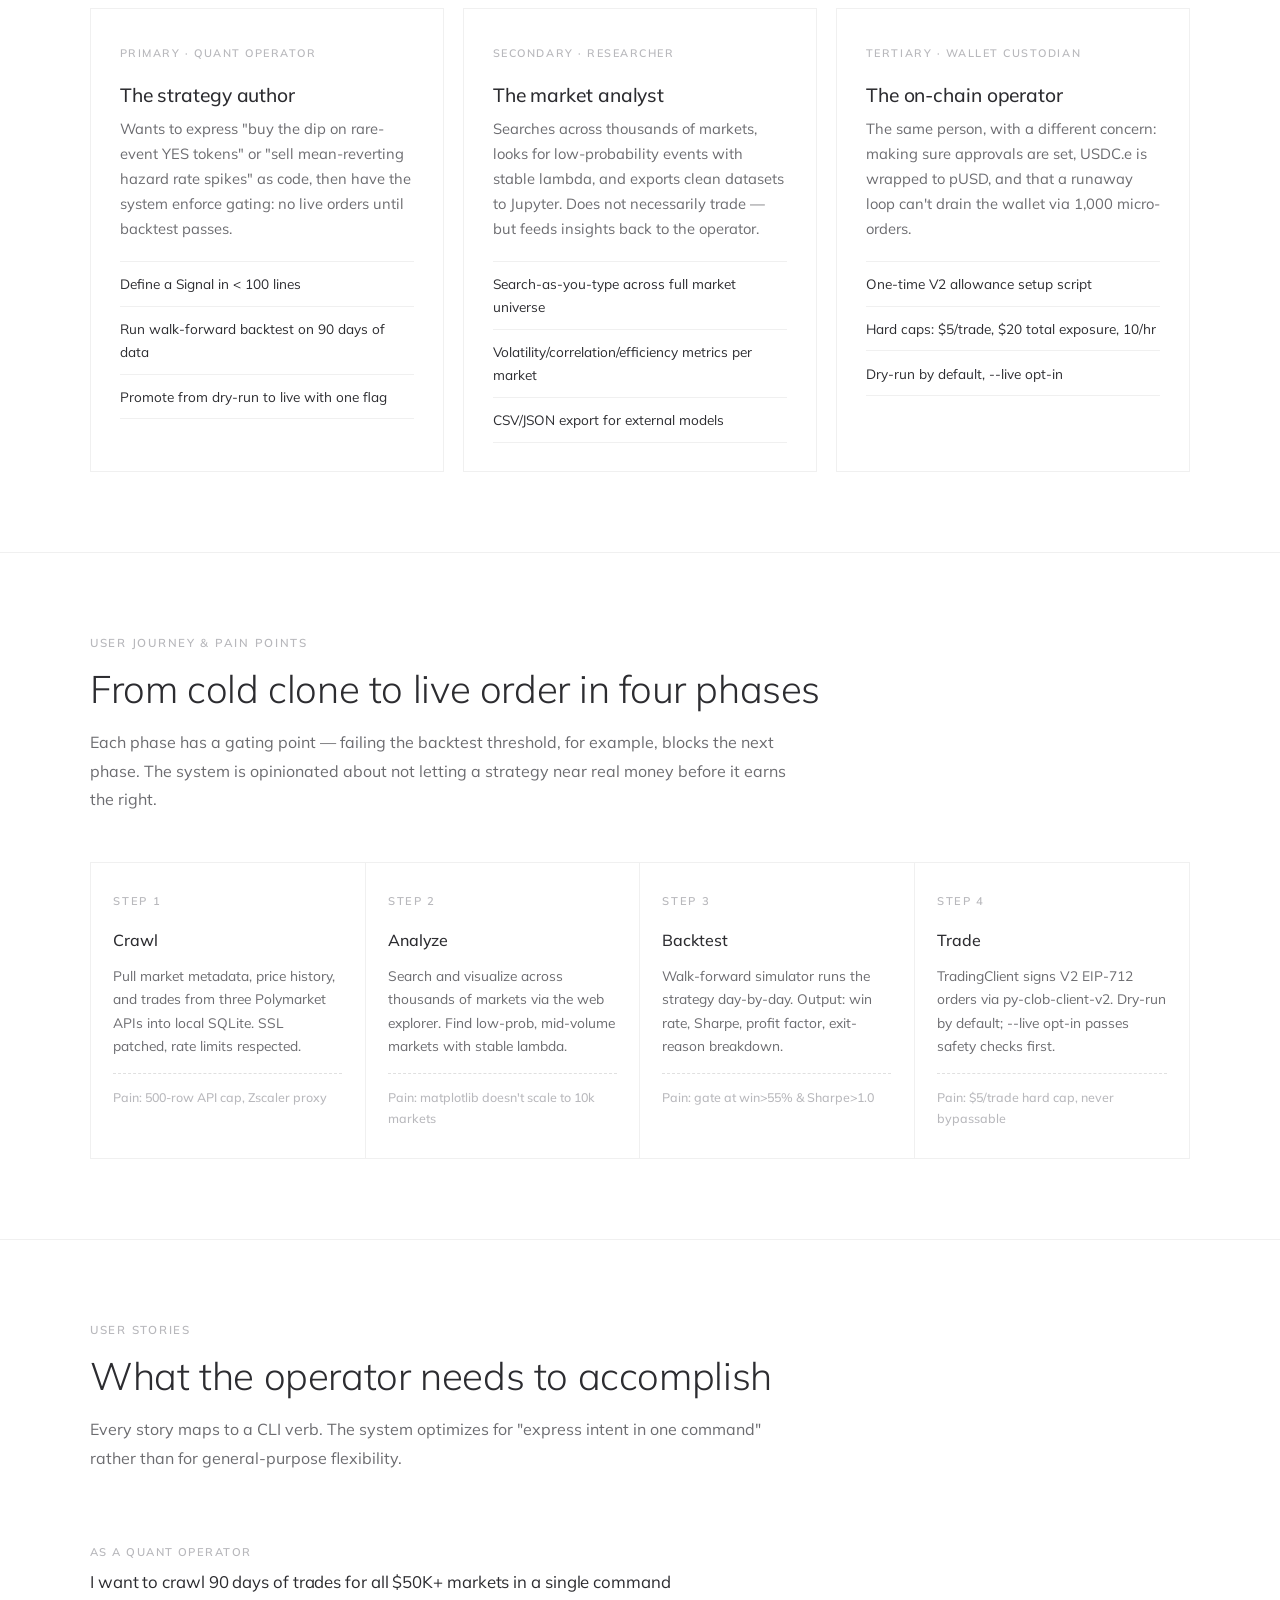
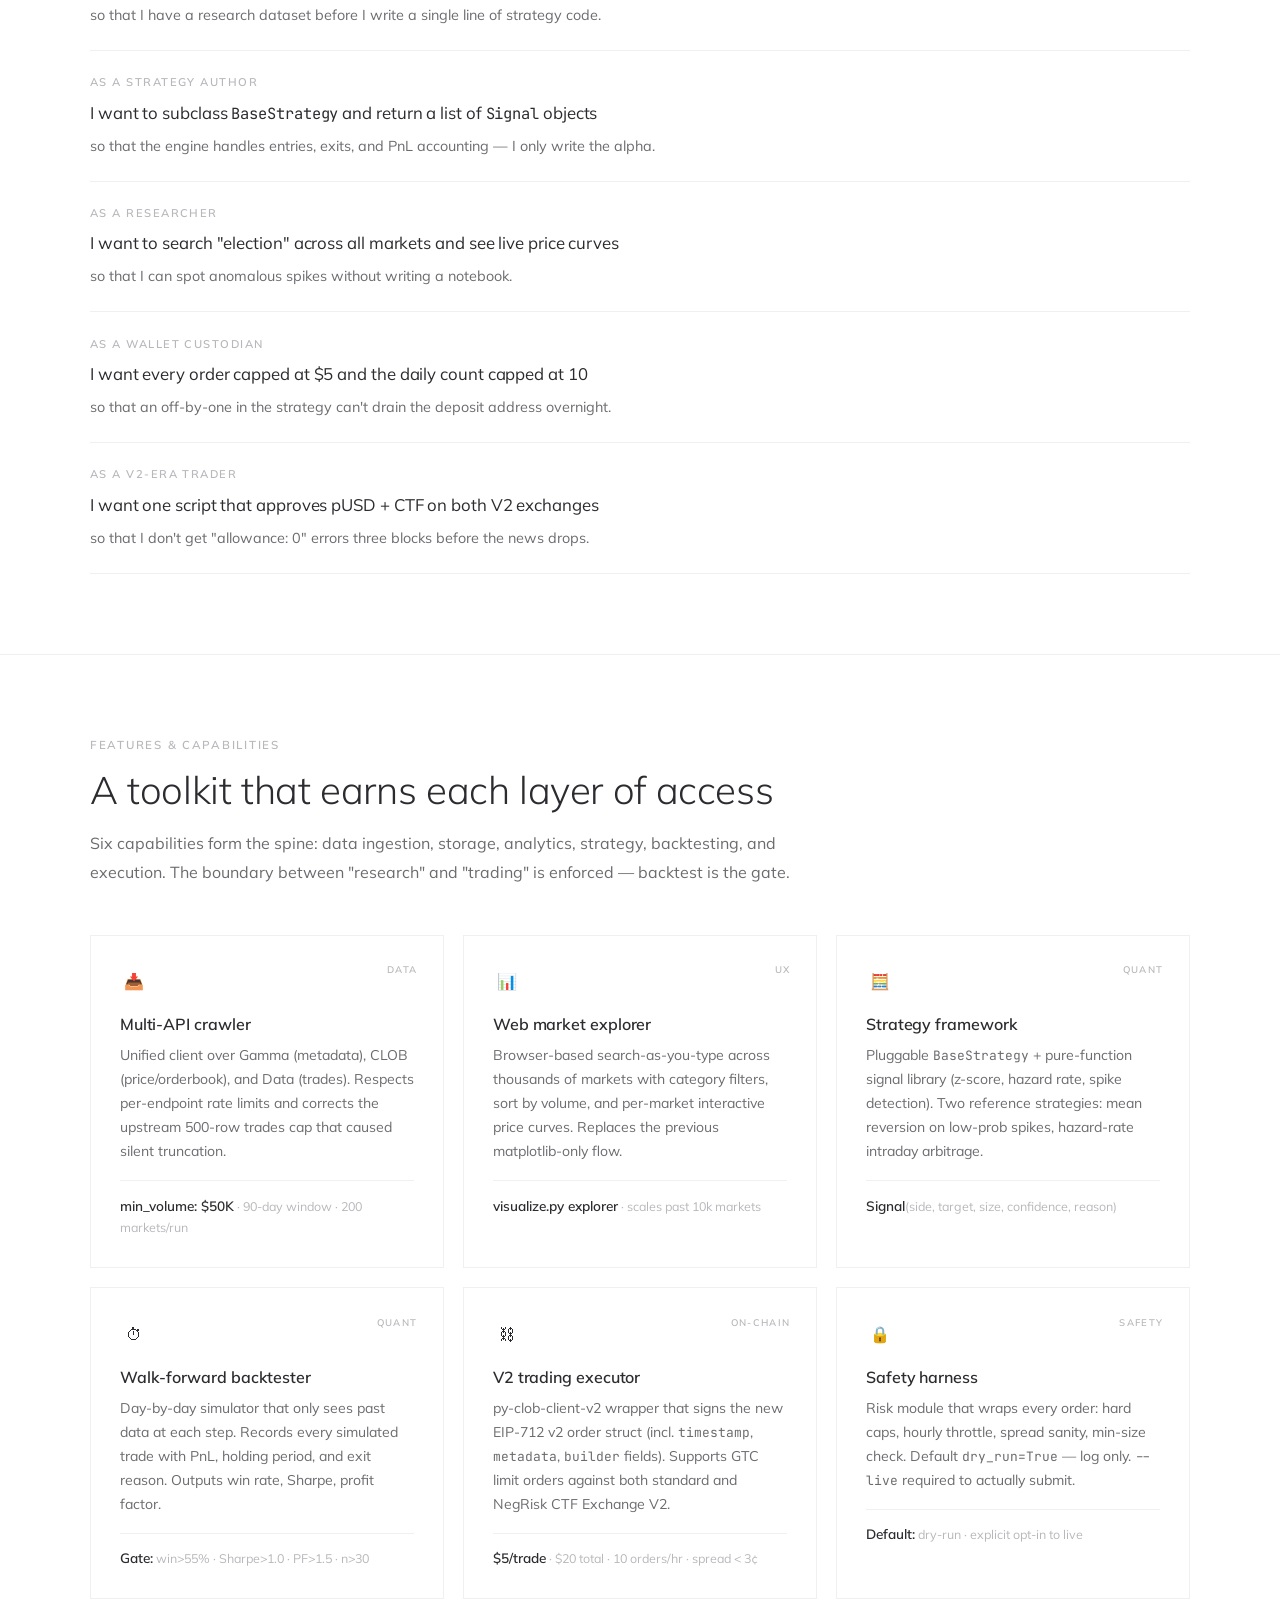
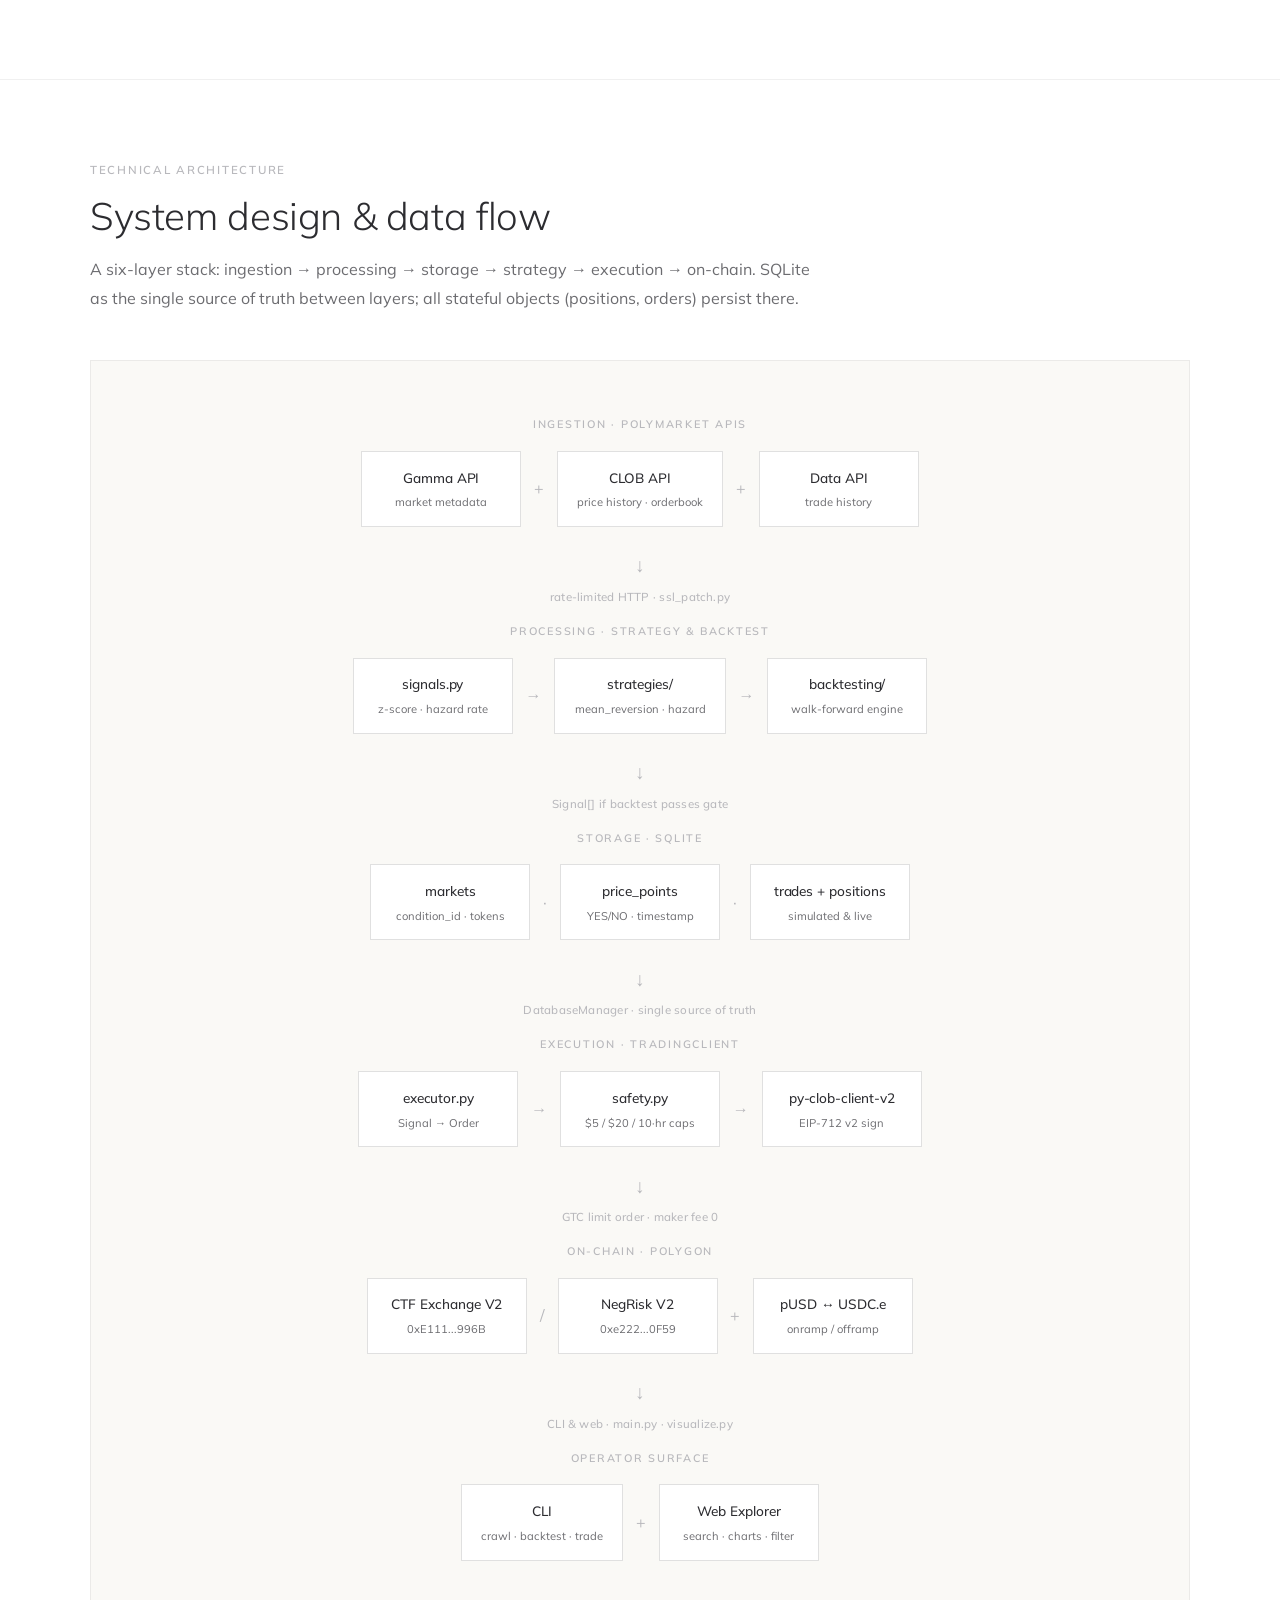
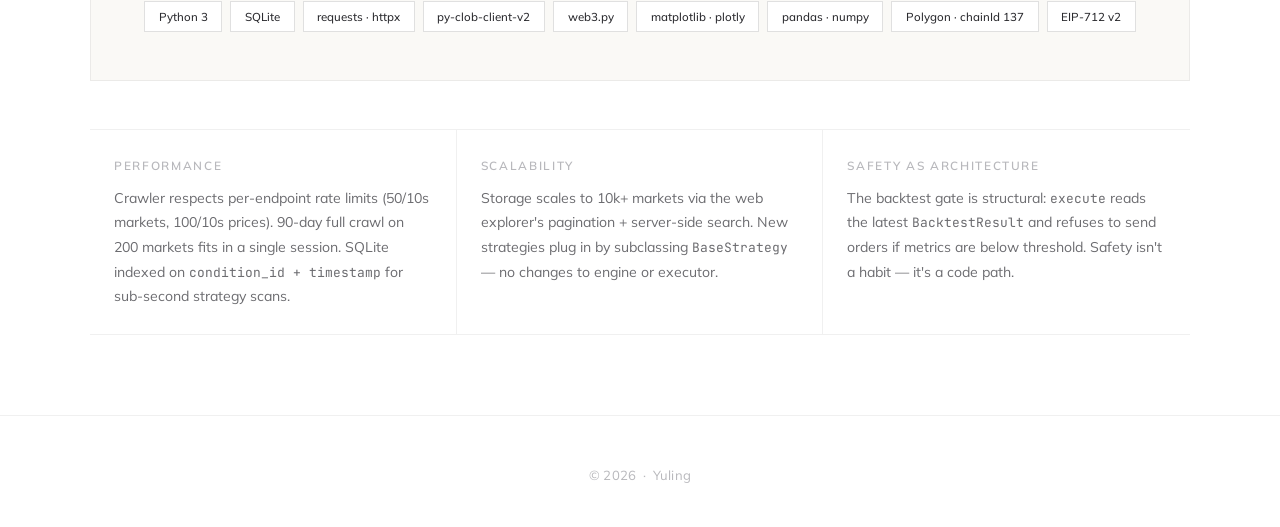
<file: polytrader/index.html>
<!DOCTYPE html>
<html lang="en">
<head>
  <meta charset="UTF-8">
  <meta name="viewport" content="width=device-width, initial-scale=1.0">
  <title>Polytrader — Product Portfolio</title>
  <link rel="stylesheet" href="../assets/style.css">
</head>
<body>

<nav class="topnav">
  <ul>
    <li><a href="../">Home</a></li>
    <li><a href="../portfolio/" class="active">Portfolio</a></li>
    <li><a href="../contact/">Contact</a></li>
  </ul>
</nav>

<!-- Hero -->
<section class="hero" id="hero">
  <div class="hero-content">
    <div class="hero-badge">$ python main.py crawl --full</div>
    <h1>poly<span>trader</span></h1>
    <p class="hero-tagline">"From Polymarket data toolkit to a self-running quant desk."</p>
    <p class="hero-desc">A Python system that crawls all Polymarket markets, runs walk-forward backtests, and places live limit orders against the V2 CLOB — with a built-in safety harness so a strategy never sees the wallet until it earns its way past the gating thresholds.</p>
    <div class="hero-stats">
      <div class="hero-stat"><div class="number">3 APIs</div><div class="label">Gamma · CLOB · Data</div></div>
      <div class="hero-stat"><div class="number">90 days</div><div class="label">Historical Window</div></div>
      <div class="hero-stat"><div class="number">$1–5</div><div class="label">Per-Trade Cap</div></div>
      <div class="hero-stat"><div class="number">V2 Ready</div><div class="label">post Apr-28 cutover</div></div>
    </div>
  </div>
</section>

<!-- Problem -->
<section style="background:#fff;" id="problem">
  <div class="container">
    <div class="section-label reveal">Problem Statement</div>
    <h2 class="section-title reveal">Prediction markets are rich in data, poor in tooling</h2>
    <p class="section-subtitle reveal">Polymarket exposes every trade and every price tick over three different APIs, but the path from "I have an edge" to "I have an order on the book" is full of papercuts: corporate SSL proxies, broken page-size limits, V1→V2 migrations that silently kill order signing, and no batteries-included strategy/backtest framework.</p>
    <div class="cards-grid col-4">
      <div class="card reveal">
        <div class="card-icon icon-red">!</div>
        <h3>Edges go un-harvested</h3>
        <p>Low-probability markets with mid-volume see frequent price spikes (whales eating books). With no infra to detect and counter-trade them, the mean-reversion edge sits unclaimed.</p>
      </div>
      <div class="card reveal reveal-delay-1">
        <div class="card-icon icon-orange">&#9888;</div>
        <h3>Crawler quirks</h3>
        <p>Trades API silently caps at 500 (not 10,000). Corporate Zscaler breaks SSL. Public Polygon RPCs time out. Every onboarding hits the same three walls.</p>
      </div>
      <div class="card reveal reveal-delay-2">
        <div class="card-icon icon-purple">&#8635;</div>
        <h3>V2 migration shock</h3>
        <p>Apr-28 cutover wiped V1 open orders, changed the EIP-712 domain version, and broke every V1 client. No drop-in upgrade path; allowances must be re-approved for new exchanges.</p>
      </div>
      <div class="card reveal reveal-delay-3">
        <div class="card-icon icon-blue">&#9881;</div>
        <h3>Wallet plumbing</h3>
        <p>USDC.e vs pUSD. EOA vs proxy wallets. CTF approvals. Magic.Link signing quirks. None of this is the strategy — but all of it must be right before a single order can fill.</p>
      </div>
    </div>
  </div>
</section>

<!-- Personas -->
<section id="personas">
  <div class="container">
    <div class="section-label reveal">User Personas</div>
    <h2 class="section-title reveal">Who this is built for</h2>
    <p class="section-subtitle reveal">Polytrader is single-operator software — the same person crawls, backtests, and trades. The personas describe the three hats that operator wears.</p>
    <div class="cards-grid col-3">
      <div class="card persona-card persona-primary reveal">
        <span class="persona-tag">Primary · Quant Operator</span>
        <h3>The strategy author</h3>
        <p>Wants to express "buy the dip on rare-event YES tokens" or "sell mean-reverting hazard rate spikes" as code, then have the system enforce gating: no live orders until backtest passes.</p>
        <ul class="persona-goals">
          <li>Define a Signal in &lt; 100 lines</li>
          <li>Run walk-forward backtest on 90 days of data</li>
          <li>Promote from dry-run to live with one flag</li>
        </ul>
      </div>
      <div class="card persona-card persona-secondary reveal reveal-delay-1">
        <span class="persona-tag">Secondary · Researcher</span>
        <h3>The market analyst</h3>
        <p>Searches across thousands of markets, looks for low-probability events with stable lambda, and exports clean datasets to Jupyter. Does not necessarily trade — but feeds insights back to the operator.</p>
        <ul class="persona-goals">
          <li>Search-as-you-type across full market universe</li>
          <li>Volatility/correlation/efficiency metrics per market</li>
          <li>CSV/JSON export for external models</li>
        </ul>
      </div>
      <div class="card persona-card persona-tertiary reveal reveal-delay-2">
        <span class="persona-tag">Tertiary · Wallet Custodian</span>
        <h3>The on-chain operator</h3>
        <p>The same person, with a different concern: making sure approvals are set, USDC.e is wrapped to pUSD, and that a runaway loop can't drain the wallet via 1,000 micro-orders.</p>
        <ul class="persona-goals">
          <li>One-time V2 allowance setup script</li>
          <li>Hard caps: $5/trade, $20 total exposure, 10/hr</li>
          <li>Dry-run by default, --live opt-in</li>
        </ul>
      </div>
    </div>
  </div>
</section>

<!-- Journey -->
<section style="background:#fff;" id="journey">
  <div class="container">
    <div class="section-label reveal">User Journey &amp; Pain Points</div>
    <h2 class="section-title reveal">From cold clone to live order in four phases</h2>
    <p class="section-subtitle reveal">Each phase has a gating point — failing the backtest threshold, for example, blocks the next phase. The system is opinionated about not letting a strategy near real money before it earns the right.</p>
    <div class="journey-flow reveal">
      <div class="journey-step">
        <div class="journey-num">1</div>
        <h4>Crawl</h4>
        <p>Pull market metadata, price history, and trades from three Polymarket APIs into local SQLite. SSL patched, rate limits respected.</p>
        <div class="journey-pain">Pain: 500-row API cap, Zscaler proxy</div>
      </div>
      <div class="journey-step">
        <div class="journey-num">2</div>
        <h4>Analyze</h4>
        <p>Search and visualize across thousands of markets via the web explorer. Find low-prob, mid-volume markets with stable lambda.</p>
        <div class="journey-pain">Pain: matplotlib doesn't scale to 10k markets</div>
      </div>
      <div class="journey-step">
        <div class="journey-num">3</div>
        <h4>Backtest</h4>
        <p>Walk-forward simulator runs the strategy day-by-day. Output: win rate, Sharpe, profit factor, exit-reason breakdown.</p>
        <div class="journey-pain">Pain: gate at win&gt;55% &amp; Sharpe&gt;1.0</div>
      </div>
      <div class="journey-step">
        <div class="journey-num">4</div>
        <h4>Trade</h4>
        <p>TradingClient signs V2 EIP-712 orders via py-clob-client-v2. Dry-run by default; --live opt-in passes safety checks first.</p>
        <div class="journey-pain">Pain: $5/trade hard cap, never bypassable</div>
      </div>
    </div>
  </div>
</section>

<!-- Stories -->
<section id="stories">
  <div class="container">
    <div class="section-label reveal">User Stories</div>
    <h2 class="section-title reveal">What the operator needs to accomplish</h2>
    <p class="section-subtitle reveal">Every story maps to a CLI verb. The system optimizes for "express intent in one command" rather than for general-purpose flexibility.</p>
    <div class="reveal">
      <div class="story-card">
        <div class="story-as">As a quant operator</div>
        <div class="story-want">I want to crawl 90 days of trades for all $50K+ markets in a single command</div>
        <div class="story-so">so that I have a research dataset before I write a single line of strategy code.</div>
      </div>
      <div class="story-card">
        <div class="story-as">As a strategy author</div>
        <div class="story-want">I want to subclass <code>BaseStrategy</code> and return a list of <code>Signal</code> objects</div>
        <div class="story-so">so that the engine handles entries, exits, and PnL accounting — I only write the alpha.</div>
      </div>
      <div class="story-card">
        <div class="story-as">As a researcher</div>
        <div class="story-want">I want to search "election" across all markets and see live price curves</div>
        <div class="story-so">so that I can spot anomalous spikes without writing a notebook.</div>
      </div>
      <div class="story-card">
        <div class="story-as">As a wallet custodian</div>
        <div class="story-want">I want every order capped at $5 and the daily count capped at 10</div>
        <div class="story-so">so that an off-by-one in the strategy can't drain the deposit address overnight.</div>
      </div>
      <div class="story-card">
        <div class="story-as">As a V2-era trader</div>
        <div class="story-want">I want one script that approves pUSD + CTF on both V2 exchanges</div>
        <div class="story-so">so that I don't get "allowance: 0" errors three blocks before the news drops.</div>
      </div>
    </div>
  </div>
</section>

<!-- Features -->
<section style="background:#fff;" id="features">
  <div class="container">
    <div class="section-label reveal">Features &amp; Capabilities</div>
    <h2 class="section-title reveal">A toolkit that earns each layer of access</h2>
    <p class="section-subtitle reveal">Six capabilities form the spine: data ingestion, storage, analytics, strategy, backtesting, and execution. The boundary between "research" and "trading" is enforced — backtest is the gate.</p>
    <div class="cards-grid col-3">
      <div class="card feature-card reveal">
        <span class="feature-badge badge-data">DATA</span>
        <div class="card-icon icon-orange">&#128229;</div>
        <h3>Multi-API crawler</h3>
        <p>Unified client over Gamma (metadata), CLOB (price/orderbook), and Data (trades). Respects per-endpoint rate limits and corrects the upstream 500-row trades cap that caused silent truncation.</p>
        <div class="feature-metric"><strong>min_volume: $50K</strong> · 90-day window · 200 markets/run</div>
      </div>
      <div class="card feature-card reveal reveal-delay-1">
        <span class="feature-badge badge-ux">UX</span>
        <div class="card-icon icon-blue">&#128202;</div>
        <h3>Web market explorer</h3>
        <p>Browser-based search-as-you-type across thousands of markets with category filters, sort by volume, and per-market interactive price curves. Replaces the previous matplotlib-only flow.</p>
        <div class="feature-metric"><strong>visualize.py explorer</strong> · scales past 10k markets</div>
      </div>
      <div class="card feature-card reveal reveal-delay-2">
        <span class="feature-badge badge-quant">QUANT</span>
        <div class="card-icon icon-purple">&#129518;</div>
        <h3>Strategy framework</h3>
        <p>Pluggable <code>BaseStrategy</code> + pure-function signal library (z-score, hazard rate, spike detection). Two reference strategies: mean reversion on low-prob spikes, hazard-rate intraday arbitrage.</p>
        <div class="feature-metric"><strong>Signal</strong>(side, target, size, confidence, reason)</div>
      </div>
      <div class="card feature-card reveal">
        <span class="feature-badge badge-quant">QUANT</span>
        <div class="card-icon icon-purple">&#9201;</div>
        <h3>Walk-forward backtester</h3>
        <p>Day-by-day simulator that only sees past data at each step. Records every simulated trade with PnL, holding period, and exit reason. Outputs win rate, Sharpe, profit factor.</p>
        <div class="feature-metric"><strong>Gate:</strong> win&gt;55% · Sharpe&gt;1.0 · PF&gt;1.5 · n&gt;30</div>
      </div>
      <div class="card feature-card reveal reveal-delay-1">
        <span class="feature-badge badge-onchain">ON-CHAIN</span>
        <div class="card-icon icon-green">&#9939;</div>
        <h3>V2 trading executor</h3>
        <p>py-clob-client-v2 wrapper that signs the new EIP-712 v2 order struct (incl. <code>timestamp</code>, <code>metadata</code>, <code>builder</code> fields). Supports GTC limit orders against both standard and NegRisk CTF Exchange V2.</p>
        <div class="feature-metric"><strong>$5/trade</strong> · $20 total · 10 orders/hr · spread &lt; 3¢</div>
      </div>
      <div class="card feature-card reveal reveal-delay-2">
        <span class="feature-badge badge-core">SAFETY</span>
        <div class="card-icon icon-red">&#128274;</div>
        <h3>Safety harness</h3>
        <p>Risk module that wraps every order: hard caps, hourly throttle, spread sanity, min-size check. Default <code>dry_run=True</code> — log only. <code>--live</code> required to actually submit.</p>
        <div class="feature-metric"><strong>Default:</strong> dry-run · explicit opt-in to live</div>
      </div>
    </div>
  </div>
</section>

<!-- Architecture -->
<section id="architecture">
  <div class="container">
    <div class="section-label reveal">Technical Architecture</div>
    <h2 class="section-title reveal">System design &amp; data flow</h2>
    <p class="section-subtitle reveal">A six-layer stack: ingestion → processing → storage → strategy → execution → on-chain. SQLite as the single source of truth between layers; all stateful objects (positions, orders) persist there.</p>

    <div class="arch-diagram reveal">
      <div class="arch-layer-label"><span style="color: var(--accent-orange);">Ingestion · Polymarket APIs</span></div>
      <div class="arch-layer">
        <div class="arch-box arch-scraper">Gamma API<br><small>market metadata</small></div>
        <div class="arch-connector">+</div>
        <div class="arch-box arch-scraper">CLOB API<br><small>price history · orderbook</small></div>
        <div class="arch-connector">+</div>
        <div class="arch-box arch-scraper">Data API<br><small>trade history</small></div>
      </div>

      <div class="arch-arrow">&darr;<span class="arch-arrow-label">rate-limited HTTP · ssl_patch.py</span></div>

      <div class="arch-layer-label"><span style="color: var(--accent-purple);">Processing · Strategy &amp; Backtest</span></div>
      <div class="arch-layer">
        <div class="arch-box arch-ai">signals.py<br><small>z-score · hazard rate</small></div>
        <div class="arch-connector">&rarr;</div>
        <div class="arch-box arch-ai">strategies/<br><small>mean_reversion · hazard</small></div>
        <div class="arch-connector">&rarr;</div>
        <div class="arch-box arch-ai">backtesting/<br><small>walk-forward engine</small></div>
      </div>

      <div class="arch-arrow">&darr;<span class="arch-arrow-label">Signal[] if backtest passes gate</span></div>

      <div class="arch-layer-label"><span style="color: var(--accent-green);">Storage · SQLite</span></div>
      <div class="arch-layer">
        <div class="arch-box arch-db">markets<br><small>condition_id · tokens</small></div>
        <div class="arch-connector">&middot;</div>
        <div class="arch-box arch-db">price_points<br><small>YES/NO · timestamp</small></div>
        <div class="arch-connector">&middot;</div>
        <div class="arch-box arch-db">trades + positions<br><small>simulated &amp; live</small></div>
      </div>

      <div class="arch-arrow">&darr;<span class="arch-arrow-label">DatabaseManager · single source of truth</span></div>

      <div class="arch-layer-label"><span style="color: var(--accent-blue);">Execution · TradingClient</span></div>
      <div class="arch-layer">
        <div class="arch-box arch-app">executor.py<br><small>Signal &rarr; Order</small></div>
        <div class="arch-connector">&rarr;</div>
        <div class="arch-box arch-app">safety.py<br><small>$5 / $20 / 10·hr caps</small></div>
        <div class="arch-connector">&rarr;</div>
        <div class="arch-box arch-app">py-clob-client-v2<br><small>EIP-712 v2 sign</small></div>
      </div>

      <div class="arch-arrow">&darr;<span class="arch-arrow-label">GTC limit order · maker fee 0</span></div>

      <div class="arch-layer-label"><span style="color: var(--coral);">On-chain · Polygon</span></div>
      <div class="arch-layer">
        <div class="arch-box arch-coral">CTF Exchange V2<br><small>0xE111...996B</small></div>
        <div class="arch-connector">/</div>
        <div class="arch-box arch-coral">NegRisk V2<br><small>0xe222...0F59</small></div>
        <div class="arch-connector">+</div>
        <div class="arch-box arch-coral">pUSD &harr; USDC.e<br><small>onramp / offramp</small></div>
      </div>

      <div class="arch-arrow">&darr;<span class="arch-arrow-label">CLI &amp; web · main.py · visualize.py</span></div>

      <div class="arch-layer-label"><span style="color: var(--navy);">Operator Surface</span></div>
      <div class="arch-layer">
        <div class="arch-box arch-user">CLI<br><small>crawl · backtest · trade</small></div>
        <div class="arch-connector">+</div>
        <div class="arch-box arch-user">Web Explorer<br><small>search · charts · filter</small></div>
      </div>

      <div class="tech-badges">
        <span class="tech-badge">Python 3</span>
        <span class="tech-badge">SQLite</span>
        <span class="tech-badge">requests · httpx</span>
        <span class="tech-badge">py-clob-client-v2</span>
        <span class="tech-badge">web3.py</span>
        <span class="tech-badge">matplotlib · plotly</span>
        <span class="tech-badge">pandas · numpy</span>
        <span class="tech-badge">Polygon · chainId 137</span>
        <span class="tech-badge">EIP-712 v2</span>
      </div>
    </div>

    <div class="insights-grid">
      <div class="insight-card i-coral reveal">
        <h4>Performance</h4>
        <p>Crawler respects per-endpoint rate limits (50/10s markets, 100/10s prices). 90-day full crawl on 200 markets fits in a single session. SQLite indexed on <code>condition_id + timestamp</code> for sub-second strategy scans.</p>
      </div>
      <div class="insight-card i-blue reveal reveal-delay-1">
        <h4>Scalability</h4>
        <p>Storage scales to 10k+ markets via the web explorer's pagination + server-side search. New strategies plug in by subclassing <code>BaseStrategy</code> — no changes to engine or executor.</p>
      </div>
      <div class="insight-card i-green reveal reveal-delay-2">
        <h4>Safety as architecture</h4>
        <p>The backtest gate is structural: <code>execute</code> reads the latest <code>BacktestResult</code> and refuses to send orders if metrics are below threshold. Safety isn't a habit — it's a code path.</p>
      </div>
    </div>
  </div>
</section>

<footer>&copy; 2026 &nbsp;&middot;&nbsp; Yuling</footer>

<script src="../assets/site.js" defer></script>
</body>
</html>
</file>
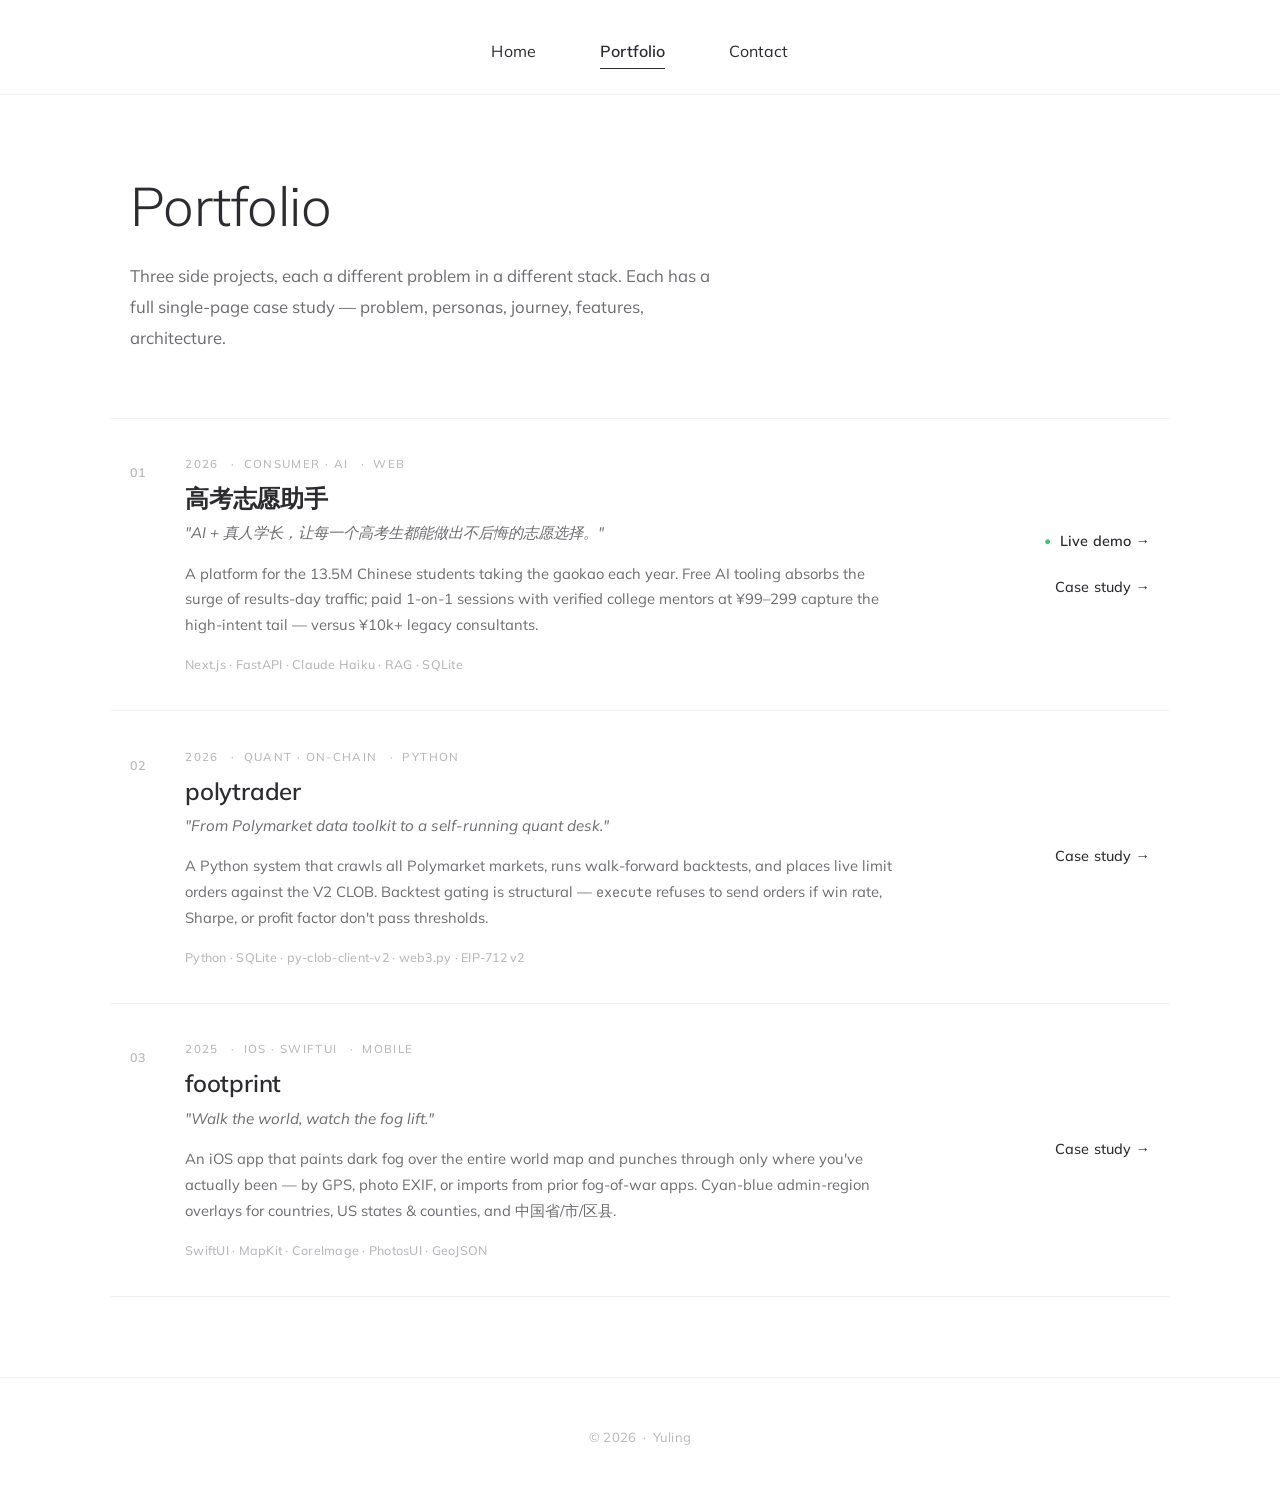
<file: portfolio/index.html>
<!DOCTYPE html>
<html lang="en">
<head>
  <meta charset="UTF-8">
  <meta name="viewport" content="width=device-width, initial-scale=1.0">
  <title>Portfolio &mdash; Yuling</title>
  <link rel="stylesheet" href="../assets/style.css">
</head>
<body>

<nav class="topnav">
  <ul>
    <li><a href="../">Home</a></li>
    <li><a href="./" class="active">Portfolio</a></li>
    <li><a href="../contact/">Contact</a></li>
  </ul>
</nav>

<main>
  <h1 class="page-heading">Portfolio</h1>
  <p class="portfolio-intro">Three side projects, each a different problem in a different stack. Each has a full single-page case study &mdash; problem, personas, journey, features, architecture.</p>

  <ul class="work-list">

    <li class="work-item">
      <div class="work-num">01</div>
      <div class="work-body">
        <div class="work-meta">
          <span>2026</span>
          <span>Consumer &middot; AI</span>
          <span>Web</span>
        </div>
        <h2 class="work-title"><a href="../gaokao-zhiyuan/">高考志愿助手</a></h2>
        <p class="work-tagline">"AI + 真人学长，让每一个高考生都能做出不后悔的志愿选择。"</p>
        <p class="work-desc">A platform for the 13.5M Chinese students taking the gaokao each year. Free AI tooling absorbs the surge of results-day traffic; paid 1-on-1 sessions with verified college mentors at ¥99–299 capture the high-intent tail &mdash; versus ¥10k+ legacy consultants.</p>
        <div class="work-tech">
          <span>Next.js</span><span>FastAPI</span><span>Claude Haiku</span><span>RAG</span><span>SQLite</span>
        </div>
      </div>
      <div class="work-actions">
        <a href="https://gaokao-zhiyuan.vercel.app" class="work-cta work-cta-primary" target="_blank" rel="noopener">Live demo &rarr;</a>
        <a href="../gaokao-zhiyuan/" class="work-cta">Case study &rarr;</a>
      </div>
    </li>

    <li class="work-item">
      <div class="work-num">02</div>
      <div class="work-body">
        <div class="work-meta">
          <span>2026</span>
          <span>Quant &middot; On-chain</span>
          <span>Python</span>
        </div>
        <h2 class="work-title"><a href="../polytrader/">polytrader</a></h2>
        <p class="work-tagline">"From Polymarket data toolkit to a self-running quant desk."</p>
        <p class="work-desc">A Python system that crawls all Polymarket markets, runs walk-forward backtests, and places live limit orders against the V2 CLOB. Backtest gating is structural &mdash; <code>execute</code> refuses to send orders if win rate, Sharpe, or profit factor don't pass thresholds.</p>
        <div class="work-tech">
          <span>Python</span><span>SQLite</span><span>py-clob-client-v2</span><span>web3.py</span><span>EIP-712 v2</span>
        </div>
      </div>
      <div class="work-actions">
        <a href="../polytrader/" class="work-cta">Case study &rarr;</a>
      </div>
    </li>

    <li class="work-item">
      <div class="work-num">03</div>
      <div class="work-body">
        <div class="work-meta">
          <span>2025</span>
          <span>iOS &middot; SwiftUI</span>
          <span>Mobile</span>
        </div>
        <h2 class="work-title"><a href="../footprint/">footprint</a></h2>
        <p class="work-tagline">"Walk the world, watch the fog lift."</p>
        <p class="work-desc">An iOS app that paints dark fog over the entire world map and punches through only where you've actually been &mdash; by GPS, photo EXIF, or imports from prior fog-of-war apps. Cyan-blue admin-region overlays for countries, US states &amp; counties, and 中国省/市/区县.</p>
        <div class="work-tech">
          <span>SwiftUI</span><span>MapKit</span><span>CoreImage</span><span>PhotosUI</span><span>GeoJSON</span>
        </div>
      </div>
      <div class="work-actions">
        <a href="../footprint/" class="work-cta">Case study &rarr;</a>
      </div>
    </li>

  </ul>
</main>

<footer>
  &copy; 2026 &nbsp;&middot;&nbsp; Yuling
</footer>

</body>
</html>
</file>
<file: assets/style.css>
/* === yuling — shared styles === */
@import url('https://fonts.googleapis.com/css2?family=Mulish:wght@200;300;400;500;600;700&family=JetBrains+Mono:wght@400;500&display=swap');

:root {
  --ink: #2c2c30;
  --ink-light: #6c6c70;
  --ink-fade: #b8b8bc;
  --paper: #ffffff;
  --paper-warm: #faf9f6;
  --line: rgba(0, 0, 0, 0.12);
  --line-soft: rgba(0, 0, 0, 0.06);
  --accent: #2c2c30;
}

* { margin: 0; padding: 0; box-sizing: border-box; }
html { scroll-behavior: smooth; }
body {
  font-family: 'Mulish', -apple-system, BlinkMacSystemFont, 'Helvetica Neue', sans-serif;
  font-weight: 400;
  color: var(--ink);
  background: var(--paper);
  line-height: 1.7;
  letter-spacing: 0;
  min-height: 100vh;
  display: flex;
  flex-direction: column;
  -webkit-font-smoothing: antialiased;
  -moz-osx-font-smoothing: grayscale;
}
a { color: inherit; text-decoration: none; }
code, .mono { font-family: 'JetBrains Mono', monospace; font-size: 0.92em; }

/* === Top nav (used everywhere) === */
.topnav {
  padding: 2.4rem 2rem 1.8rem;
  display: flex;
  justify-content: center;
  border-bottom: 1px solid var(--line-soft);
}
.topnav ul {
  display: flex;
  gap: 4rem;
  list-style: none;
  align-items: center;
}
.topnav a {
  font-size: 1rem;
  color: var(--ink);
  font-weight: 400;
  letter-spacing: 0.01em;
  padding: 0.4rem 0;
  position: relative;
  transition: color 0.25s, font-weight 0.25s;
}
.topnav a:hover { color: var(--ink-light); }
.topnav a.active {
  font-weight: 600;
  border-bottom: 1.5px solid var(--ink);
}

/* === Main wrapper for short pages === */
main {
  flex: 1;
  width: 100%;
  max-width: 1100px;
  margin: 0 auto;
  padding: 5rem 2.5rem;
}

/* === Page heading (Portfolio / Contact title pages) === */
.page-heading {
  font-family: 'Mulish', sans-serif;
  font-weight: 300;
  font-size: 3.4rem;
  letter-spacing: -0.01em;
  color: var(--ink);
  margin-bottom: 1.4rem;
  line-height: 1.15;
}

/* === Home === */
.home-hero {
  display: grid;
  grid-template-columns: 1fr;
  gap: 1.8rem;
  padding: 2rem 0 4rem;
}
.brand {
  font-family: 'Mulish', sans-serif;
  font-weight: 200;
  font-size: 5.4rem;
  letter-spacing: -0.02em;
  color: var(--ink);
  line-height: 1.05;
  margin-bottom: 0.5rem;
}
.intro {
  max-width: 560px;
  font-size: 1.05rem;
  line-height: 1.85;
  color: var(--ink-light);
  font-weight: 400;
}
.intro + .intro { margin-top: 1rem; }
.home-meta {
  margin-top: 3.5rem;
  font-size: 0.9rem;
  color: var(--ink-fade);
  letter-spacing: 0.02em;
}
.home-meta a {
  color: var(--ink-light);
  border-bottom: 1px solid var(--line);
  transition: color 0.2s, border-color 0.2s;
}
.home-meta a:hover { color: var(--ink); border-color: var(--ink); }

/* === Portfolio listing === */
.portfolio-intro {
  font-size: 1.05rem;
  color: var(--ink-light);
  max-width: 600px;
  margin-bottom: 4rem;
  line-height: 1.85;
}
.work-list { list-style: none; margin-top: 2rem; }
.work-item {
  display: grid;
  grid-template-columns: 36px 1fr auto;
  gap: 1.2rem;
  padding: 2.2rem 1.2rem;
  margin: 0 -1.2rem;
  border-top: 1px solid var(--line-soft);
  align-items: start;
  transition: background 0.25s;
}
.work-list .work-item:last-child { border-bottom: 1px solid var(--line-soft); }
.work-num {
  font-family: 'Mulish', sans-serif;
  font-size: 0.78rem; font-weight: 600;
  color: var(--ink-fade); letter-spacing: 0.08em;
  padding-top: 0.5rem;
}
.work-body { min-width: 0; max-width: 720px; }
.work-meta {
  font-size: 0.72rem; color: var(--ink-fade);
  letter-spacing: 0.12em; text-transform: uppercase;
  margin-bottom: 0.6rem; font-weight: 500;
}
.work-meta span + span::before { content: '·'; margin: 0 0.5rem; color: var(--ink-fade); }
.work-title {
  font-family: 'Mulish', sans-serif;
  font-size: 1.5rem; font-weight: 600;
  letter-spacing: -0.01em;
  margin-bottom: 0.4rem; line-height: 1.3;
}
.work-title a {
  color: var(--ink); border-bottom: 1px solid transparent;
  transition: border-color 0.25s, color 0.25s;
}
.work-title a:hover { border-color: var(--ink); }
.work-tagline {
  font-size: 0.95rem; color: var(--ink-light);
  font-style: italic; margin-bottom: 0.9rem; font-weight: 400;
}
.work-desc {
  font-size: 0.92rem; color: var(--ink-light);
  line-height: 1.75; margin-bottom: 1rem; font-weight: 400;
}
.work-tech {
  font-size: 0.78rem; color: var(--ink-fade);
  letter-spacing: 0.02em; font-family: 'Mulish', sans-serif; font-weight: 500;
}
.work-tech span + span::before { content: ' · '; color: var(--ink-fade); }
.work-actions {
  display: flex; flex-direction: column;
  gap: 0.7rem; align-items: flex-end; align-self: center;
}
.work-cta {
  font-size: 0.9rem; color: var(--ink);
  letter-spacing: 0.01em; white-space: nowrap;
  padding: 0.3rem 0;
  border-bottom: 1px solid transparent;
  transition: border-color 0.25s, color 0.25s, transform 0.25s;
  font-weight: 500;
}
.work-cta:hover { border-color: var(--ink); transform: translateX(3px); }
.work-cta-primary { font-weight: 600; }
.work-cta-primary::before {
  content: '\25CF'; color: #2ecc71;
  margin-right: 0.55rem; font-size: 0.7rem;
  vertical-align: 1px;
}

/* === Contact === */
.contact-block { max-width: 560px; padding-top: 2rem; }
.contact-list { list-style: none; border-top: 1px solid var(--line-soft); }
.contact-list li {
  display: flex; justify-content: space-between; align-items: baseline;
  padding: 1.4rem 0; border-bottom: 1px solid var(--line-soft);
}
.contact-label {
  font-size: 0.78rem; color: var(--ink-fade);
  text-transform: uppercase; letter-spacing: 0.15em; font-weight: 500;
}
.contact-value {
  font-size: 1rem; color: var(--ink); font-weight: 500; letter-spacing: 0;
  border-bottom: 1px solid transparent;
  transition: border-color 0.25s, color 0.25s;
}
.contact-value:hover { border-color: var(--ink); }

/* === Footer === */
footer {
  text-align: center;
  padding: 3rem 2rem 2.5rem;
  font-size: 0.82rem;
  color: var(--ink-fade);
  font-weight: 400;
  letter-spacing: 0.02em;
  border-top: 1px solid var(--line-soft);
}

/* ================================================================
   PROJECT PORTFOLIO PAGES
   Same minimal language; re-targets the existing class names used
   inside each project's HTML (.hero, .card, .arch-box, etc).
   ================================================================ */

/* Project hero — replaces dark gradient with type-driven white hero */
.hero {
  padding: 4.5rem 2rem 3.5rem;
  background: var(--paper);
  text-align: left;
  border-bottom: 1px solid var(--line-soft);
  position: static; overflow: visible; min-height: 0; display: block;
}
.hero::before, .hero::after { display: none; content: none; }
.hero-content { max-width: 1100px; margin: 0 auto; position: static; }
.hero-badge {
  display: inline-block; font-size: 0.7rem; letter-spacing: 0.18em;
  text-transform: uppercase; color: var(--ink-fade);
  margin-bottom: 1.4rem; font-weight: 600;
  background: transparent; padding: 0; border-radius: 0;
  font-family: 'Mulish', sans-serif;
}
.hero h1 {
  font-family: 'Mulish', sans-serif;
  font-size: 4.4rem; font-weight: 200; letter-spacing: -0.025em;
  color: var(--ink); line-height: 1.04; margin-bottom: 1.1rem;
}
.hero h1 span { color: var(--ink-light); font-weight: 200; }
.hero-tagline {
  font-size: 1.15rem; color: var(--ink-light); font-style: italic;
  max-width: 660px; margin: 0 0 1rem; font-weight: 300;
}
.hero-desc {
  font-size: 1rem; color: var(--ink-light); max-width: 720px;
  margin: 0 0 1.4rem; line-height: 1.85; font-weight: 400;
}
.hero-link {
  margin-bottom: 2.4rem;
}
.hero-link a {
  font-size: 0.95rem; color: var(--ink); font-weight: 600;
  border-bottom: 1.5px solid var(--ink);
  padding-bottom: 0.15rem;
  letter-spacing: 0.01em;
  transition: color 0.2s, border-color 0.2s;
}
.hero-link a:hover { color: var(--ink-light); border-color: var(--ink-light); }
.hero-stats {
  display: flex; gap: 3rem; flex-wrap: wrap; margin-top: 0;
  border-top: 1px solid var(--line-soft); padding-top: 2rem; justify-content: flex-start;
}
.hero-stat { text-align: left; }
.hero-stat .number {
  font-family: 'Mulish', sans-serif; font-size: 1.5rem;
  color: var(--ink); font-weight: 300; line-height: 1;
  letter-spacing: -0.01em;
}
.hero-stat .label {
  font-size: 0.68rem; color: var(--ink-fade);
  text-transform: uppercase; letter-spacing: 0.12em;
  margin-top: 0.5rem; font-weight: 500;
}

/* Project sections */
.deep section, body > section {
  padding: 5rem 2rem;
  background: var(--paper) !important;  /* override inline style="background:#fff;" */
}
body > section + section { border-top: 1px solid var(--line-soft); }
.container { max-width: 1100px; margin: 0 auto; }
.section-label {
  font-family: 'Mulish', sans-serif !important;
  font-size: 0.72rem; letter-spacing: 0.15em;
  text-transform: uppercase; color: var(--ink-fade);
  margin-bottom: 0.8rem; font-weight: 600;
}
.section-title {
  font-family: 'Mulish', sans-serif !important;
  font-size: 2.4rem; font-weight: 300;
  color: var(--ink); margin-bottom: 1rem; line-height: 1.2;
  letter-spacing: -0.01em;
}
.section-subtitle {
  font-size: 1rem; color: var(--ink-light); max-width: 720px;
  margin-bottom: 3rem; line-height: 1.8; font-weight: 400;
}

/* Cards (problem / personas / features) */
.cards-grid { display: grid; gap: 1.2rem; }
.cards-grid.col-2 { grid-template-columns: repeat(2, 1fr); }
.cards-grid.col-3 { grid-template-columns: repeat(3, 1fr); }
.cards-grid.col-4 { grid-template-columns: repeat(4, 1fr); }
.card {
  background: var(--paper); padding: 1.8rem;
  border-radius: 0; box-shadow: none;
  border: 1px solid var(--line-soft);
  transition: border-color 0.25s, background 0.25s, transform 0.25s;
}
.card:hover {
  border-color: var(--line); background: var(--paper-warm);
  transform: none; box-shadow: none;
}
.card-icon {
  width: 28px; height: 28px; border-radius: 0;
  display: flex; align-items: center; justify-content: center;
  font-size: 1rem; margin-bottom: 1.1rem; padding: 0;
  background: transparent !important; color: var(--ink) !important;
  font-weight: 300;
}
.card h3 {
  font-family: 'Mulish', sans-serif !important;
  font-size: 1rem; color: var(--ink);
  margin-bottom: 0.55rem; font-weight: 600;
  letter-spacing: -0.005em; line-height: 1.4;
}
.card p {
  font-size: 0.88rem; color: var(--ink-light);
  line-height: 1.7; font-weight: 400;
}

/* Personas */
.persona-card { padding-top: 1.8rem; }
.persona-tag {
  display: inline-block; font-size: 0.68rem;
  letter-spacing: 0.14em; text-transform: uppercase;
  padding: 0; margin-bottom: 1.2rem; font-weight: 600;
  color: var(--ink-fade) !important;
  background: transparent !important;
  border-radius: 0;
}
.persona-card h3 {
  font-family: 'Mulish', sans-serif !important;
  font-size: 1.2rem; font-weight: 500; margin-bottom: 0.5rem;
  letter-spacing: -0.005em;
}
.persona-card p {
  margin-bottom: 1.2rem; font-size: 0.92rem; color: var(--ink-light);
}
.persona-goals {
  list-style: none; padding: 0;
  border-top: 1px solid var(--line-soft);
}
.persona-goals li {
  font-size: 0.85rem; color: var(--ink); padding: 0.65rem 0;
  border-bottom: 1px solid var(--line-soft); font-weight: 400;
  position: static;
}
.persona-goals li::before { display: none; content: ''; }

/* Journey */
.journey-flow {
  display: grid; grid-template-columns: repeat(4, 1fr);
  gap: 0; margin-top: 2rem;
  border: 1px solid var(--line-soft);
}
.journey-step {
  padding: 1.8rem 1.4rem; background: var(--paper);
  border-right: 1px solid var(--line-soft);
  position: relative; margin: 0; flex: none;
}
.journey-step:last-child { border-right: none; }
.journey-step::after { display: none; content: ''; }
.journey-num {
  font-size: 0.7rem; letter-spacing: 0.15em; text-transform: uppercase;
  color: var(--ink-fade); margin-bottom: 1rem; font-weight: 600;
  display: block; padding: 0; background: transparent !important;
  width: auto; height: auto;
  font-family: 'Mulish', sans-serif;
}
.journey-num::before { content: 'Step '; }
.journey-step h4 {
  font-family: 'Mulish', sans-serif !important;
  font-size: 1rem; color: var(--ink);
  margin-bottom: 0.6rem; font-weight: 500;
  letter-spacing: -0.005em;
}
.journey-step p {
  font-size: 0.86rem; color: var(--ink-light);
  font-weight: 400; line-height: 1.7;
}
.journey-pain {
  margin-top: 1rem; padding-top: 0.8rem;
  border-top: 1px dashed var(--line) !important;
  font-size: 0.78rem; color: var(--ink-fade) !important;
  font-weight: 500;
}

/* Stories */
.story-card {
  background: transparent; padding: 1.4rem 0;
  border: none !important; border-bottom: 1px solid var(--line-soft) !important;
  border-radius: 0; box-shadow: none;
  margin-bottom: 0;
  transition: padding-left 0.25s;
}
.story-card:hover {
  padding-left: 0.5rem; box-shadow: none; transform: none;
}
.story-as {
  font-family: 'Mulish', sans-serif;
  font-size: 0.7rem; color: var(--ink-fade) !important;
  text-transform: uppercase; letter-spacing: 0.13em;
  font-weight: 600;
}
.story-want {
  font-family: 'Mulish', sans-serif;
  font-size: 1.05rem; color: var(--ink); font-weight: 400;
  margin: 0.4rem 0; letter-spacing: -0.005em;
}
.story-so {
  font-size: 0.9rem; color: var(--ink-light); font-weight: 400;
}

/* Features (cards re-used) */
.feature-card { padding-top: 2rem; position: relative; }
.feature-badge {
  position: absolute; top: 1.6rem; right: 1.6rem;
  font-size: 0.6rem; letter-spacing: 0.14em; text-transform: uppercase;
  padding: 0; color: var(--ink-fade) !important;
  background: transparent !important;
  border-radius: 0; font-weight: 600;
  font-family: 'Mulish', sans-serif;
}
.feature-metric {
  margin-top: 1rem; padding-top: 0.8rem;
  border-top: 1px solid var(--line-soft);
  font-size: 0.78rem; color: var(--ink-fade); font-weight: 400;
}
.feature-metric strong {
  color: var(--ink); font-weight: 600; font-size: 0.85rem;
  letter-spacing: 0; font-family: 'Mulish', sans-serif;
}

/* Architecture diagram */
.arch-diagram {
  background: var(--paper-warm); border-radius: 0;
  padding: 3rem 1.5rem; margin-top: 2rem;
  border: 1px solid var(--line-soft);
}
.arch-layer-label { text-align: center; margin-bottom: 0.9rem; }
.arch-layer-label span {
  font-family: 'Mulish', sans-serif !important;
  font-size: 0.68rem; letter-spacing: 0.16em;
  text-transform: uppercase; font-weight: 600;
  color: var(--ink-fade) !important;
}
.arch-layer {
  display: flex; align-items: center; justify-content: center; gap: 0.8rem;
  margin-bottom: 1.4rem; flex-wrap: wrap;
}
.arch-box {
  padding: 0.85rem 1.2rem; border-radius: 0; text-align: center;
  font-size: 0.85rem; font-weight: 500; min-width: 160px;
  background: var(--paper) !important;
  border: 1px solid var(--line) !important;
  color: var(--ink) !important;
  font-family: 'Mulish', sans-serif;
  letter-spacing: -0.005em;
}
.arch-box small {
  display: block; font-weight: 400; font-size: 0.7rem;
  opacity: 1; margin-top: 0.3rem; color: var(--ink-light);
  font-family: 'Mulish', sans-serif !important;
  letter-spacing: 0;
}
/* Unify all layer-specific arch box variants */
.arch-scraper, .arch-ai, .arch-db, .arch-app, .arch-coral, .arch-user,
.arch-source, .arch-engine, .arch-store, .arch-render, .arch-ui {
  background: var(--paper) !important;
  border-color: var(--line) !important;
  color: var(--ink) !important;
}
.arch-arrow {
  text-align: center; font-size: 1.2rem;
  color: var(--ink-fade); margin: 0.6rem 0;
}
.arch-arrow-label {
  font-family: 'Mulish', sans-serif;
  font-size: 0.72rem; color: var(--ink-fade);
  font-weight: 500; display: block; margin-top: 0.3rem;
  letter-spacing: 0.02em;
}
.arch-connector {
  display: flex; align-items: center; gap: 0.4rem;
  color: var(--ink-fade); font-size: 1rem; font-weight: 400;
}
.tech-badges {
  display: flex; flex-wrap: wrap; gap: 0.5rem;
  margin-top: 2.5rem; justify-content: center;
}
.tech-badge {
  padding: 0.32rem 0.85rem; border-radius: 0;
  font-size: 0.72rem; font-weight: 500;
  background: var(--paper); color: var(--ink);
  border: 1px solid var(--line);
  font-family: 'Mulish', sans-serif !important;
  letter-spacing: 0;
}

/* Insights row at bottom of architecture */
.insights-grid {
  display: grid; grid-template-columns: repeat(3, 1fr);
  gap: 0; margin-top: 3rem;
  border-top: 1px solid var(--line-soft);
  border-bottom: 1px solid var(--line-soft);
}
.insight-card {
  background: transparent; padding: 1.6rem 1.5rem;
  border-radius: 0; border-left: none !important;
  border-right: 1px solid var(--line-soft);
}
.insights-grid .insight-card:last-child { border-right: none; }
.insight-card h4 {
  font-family: 'Mulish', sans-serif !important;
  font-size: 0.74rem; color: var(--ink-fade);
  letter-spacing: 0.14em; text-transform: uppercase;
  margin-bottom: 0.6rem; font-weight: 600;
}
.insight-card p {
  font-size: 0.88rem; color: var(--ink-light);
  line-height: 1.75; font-weight: 400;
}

/* Reveal animations (kept) */
.reveal {
  opacity: 0; transform: translateY(20px);
  transition: opacity 0.7s ease, transform 0.7s ease;
}
.reveal.visible { opacity: 1; transform: translateY(0); }
.reveal-delay-1, .reveal-d1 { transition-delay: 0.08s; }
.reveal-delay-2, .reveal-d2 { transition-delay: 0.16s; }
.reveal-delay-3, .reveal-d3 { transition-delay: 0.24s; }

/* === Responsive === */
@media (max-width: 900px) {
  .cards-grid.col-4 { grid-template-columns: repeat(2, 1fr); }
  .cards-grid.col-3 { grid-template-columns: 1fr; }
  .hero h1 { font-size: 2.6rem; }
  .section-title { font-size: 1.9rem; }
  .journey-flow { grid-template-columns: 1fr; }
  .journey-step {
    border-right: none;
    border-bottom: 1px solid var(--line-soft);
  }
  .journey-step:last-child { border-bottom: none; }
  .arch-layer { flex-direction: column; }
  .arch-connector { transform: rotate(90deg); }
  .insights-grid { grid-template-columns: 1fr; border: none; }
  .insight-card {
    border-right: none; border-bottom: 1px solid var(--line-soft);
  }
  .insights-grid .insight-card:last-child { border-bottom: none; }
}
@media (max-width: 800px) {
  .topnav { padding: 1.8rem 1.25rem 1.4rem; }
  .topnav ul { gap: 2.2rem; }
  .topnav a { font-size: 0.92rem; }
  main { padding: 3rem 1.5rem; }
  .brand { font-size: 3rem; }
  .page-heading { font-size: 2.2rem; }
  .work-item { grid-template-columns: 1fr; gap: 0.8rem; padding: 2rem 0; }
  .work-num { font-size: 1rem; padding: 0; }
  .work-actions { align-items: flex-start; }
  .work-cta { padding: 0.4rem 0; }
  .work-title { font-size: 1.4rem; }
  .contact-list li {
    flex-direction: column; align-items: flex-start; gap: 0.4rem;
  }
}
@media (max-width: 600px) {
  .cards-grid.col-4, .cards-grid.col-2 { grid-template-columns: 1fr; }
  .hero { padding: 3rem 1.25rem 2.5rem; }
  .hero h1 { font-size: 2.2rem; }
  body > section { padding: 3rem 1.25rem; }
  .arch-diagram { padding: 2rem 1rem; }
}
</file>
